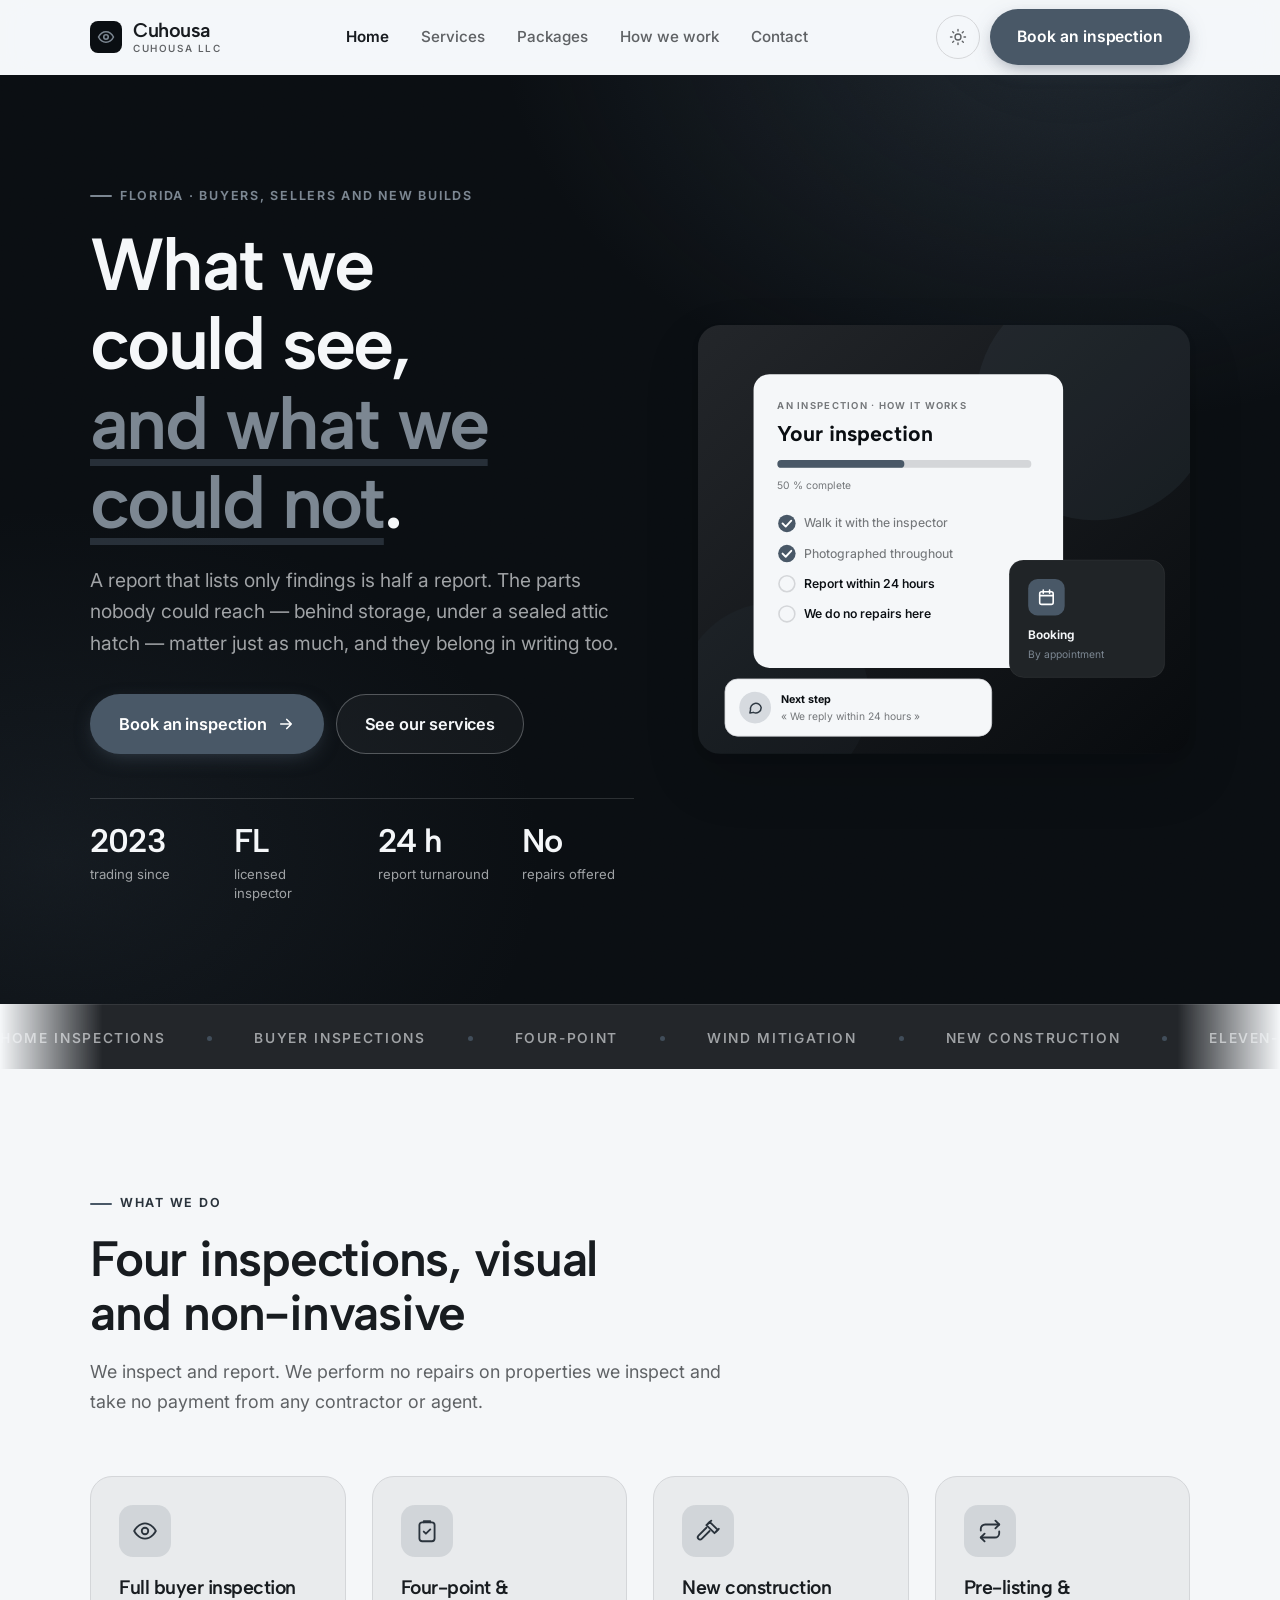
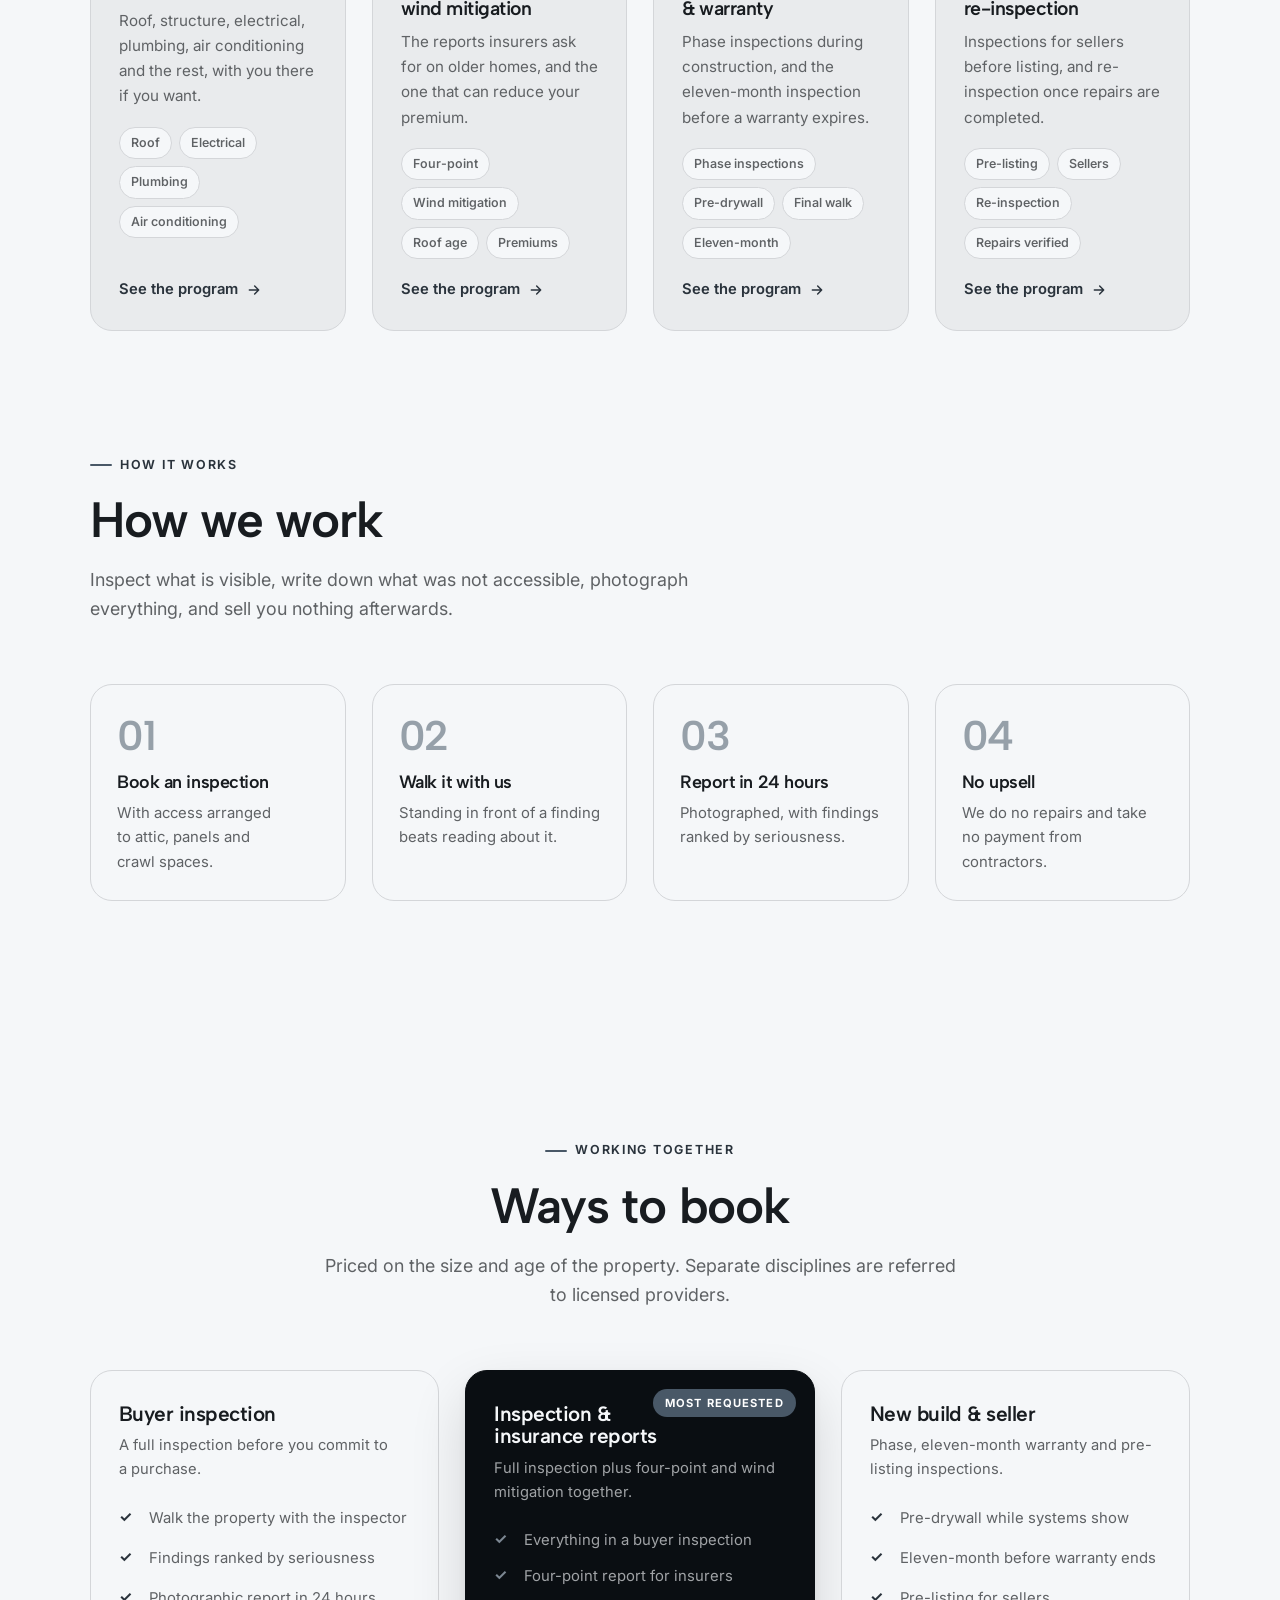
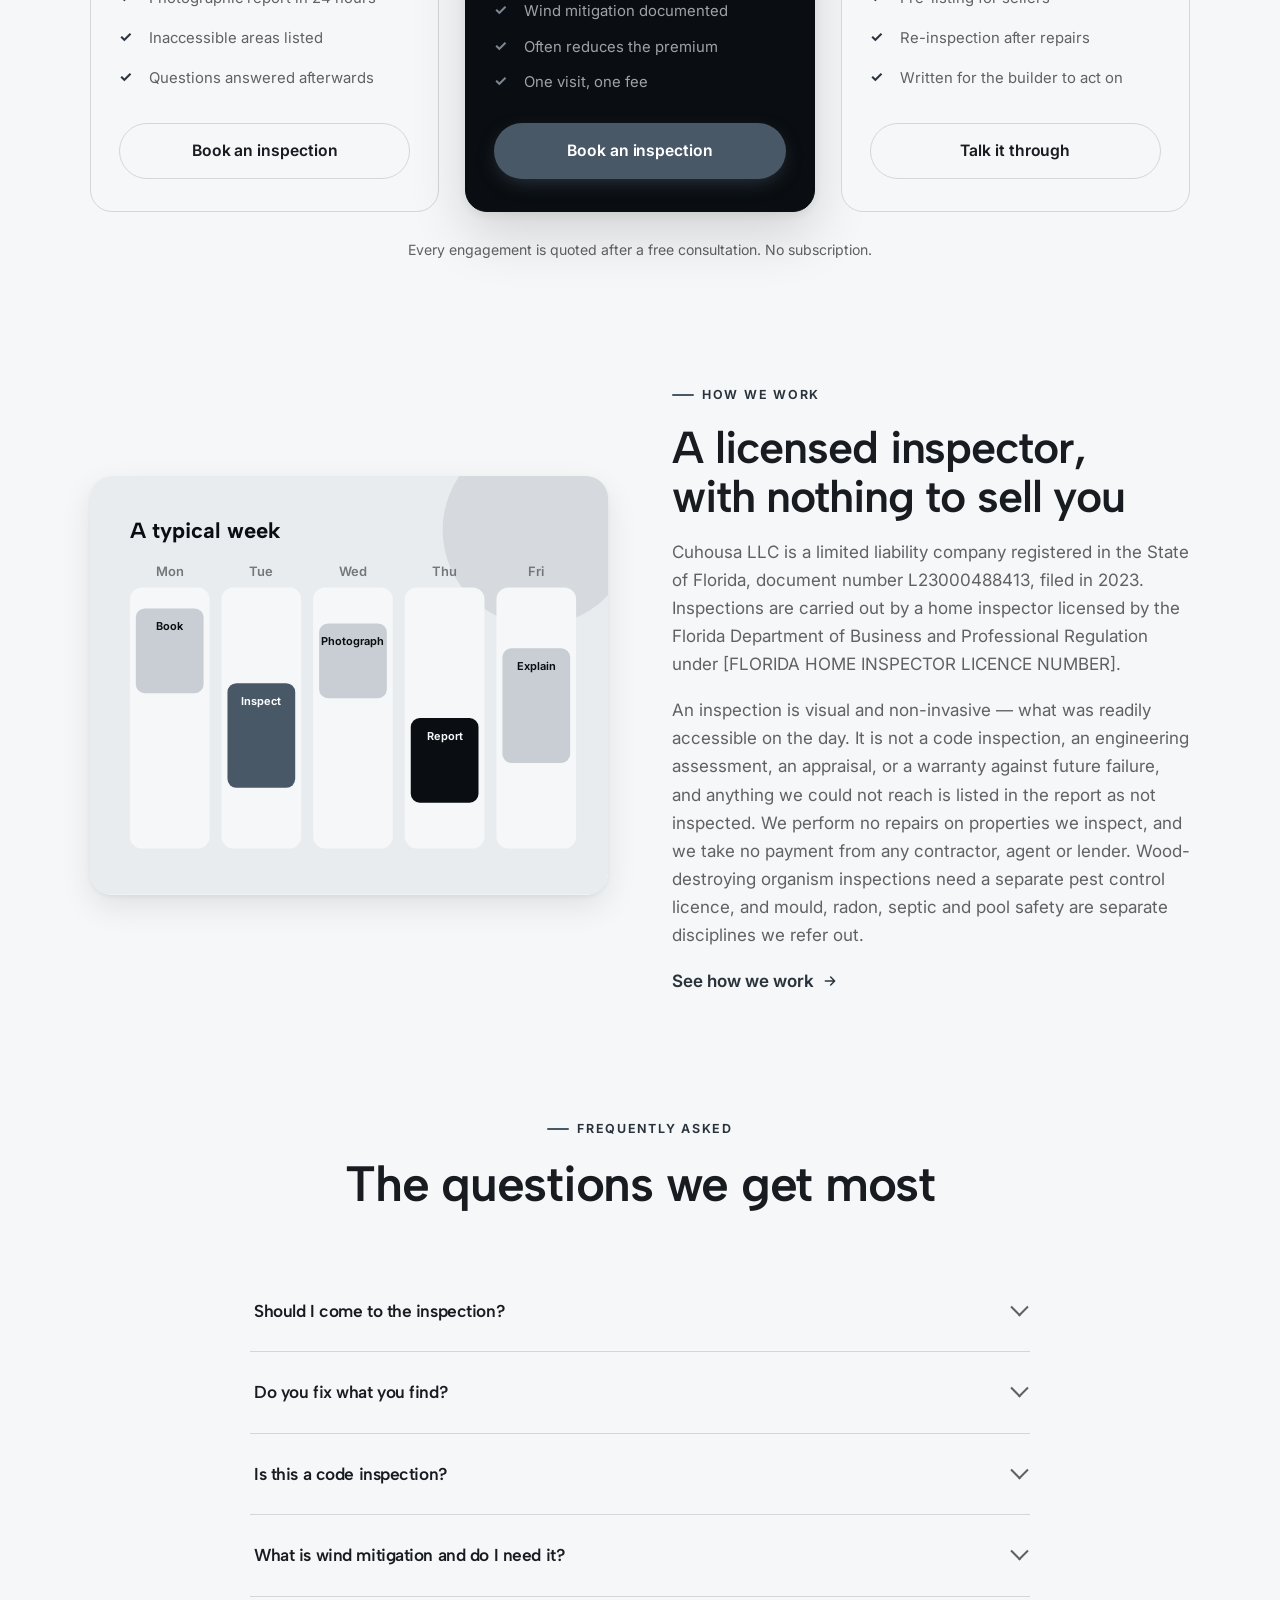
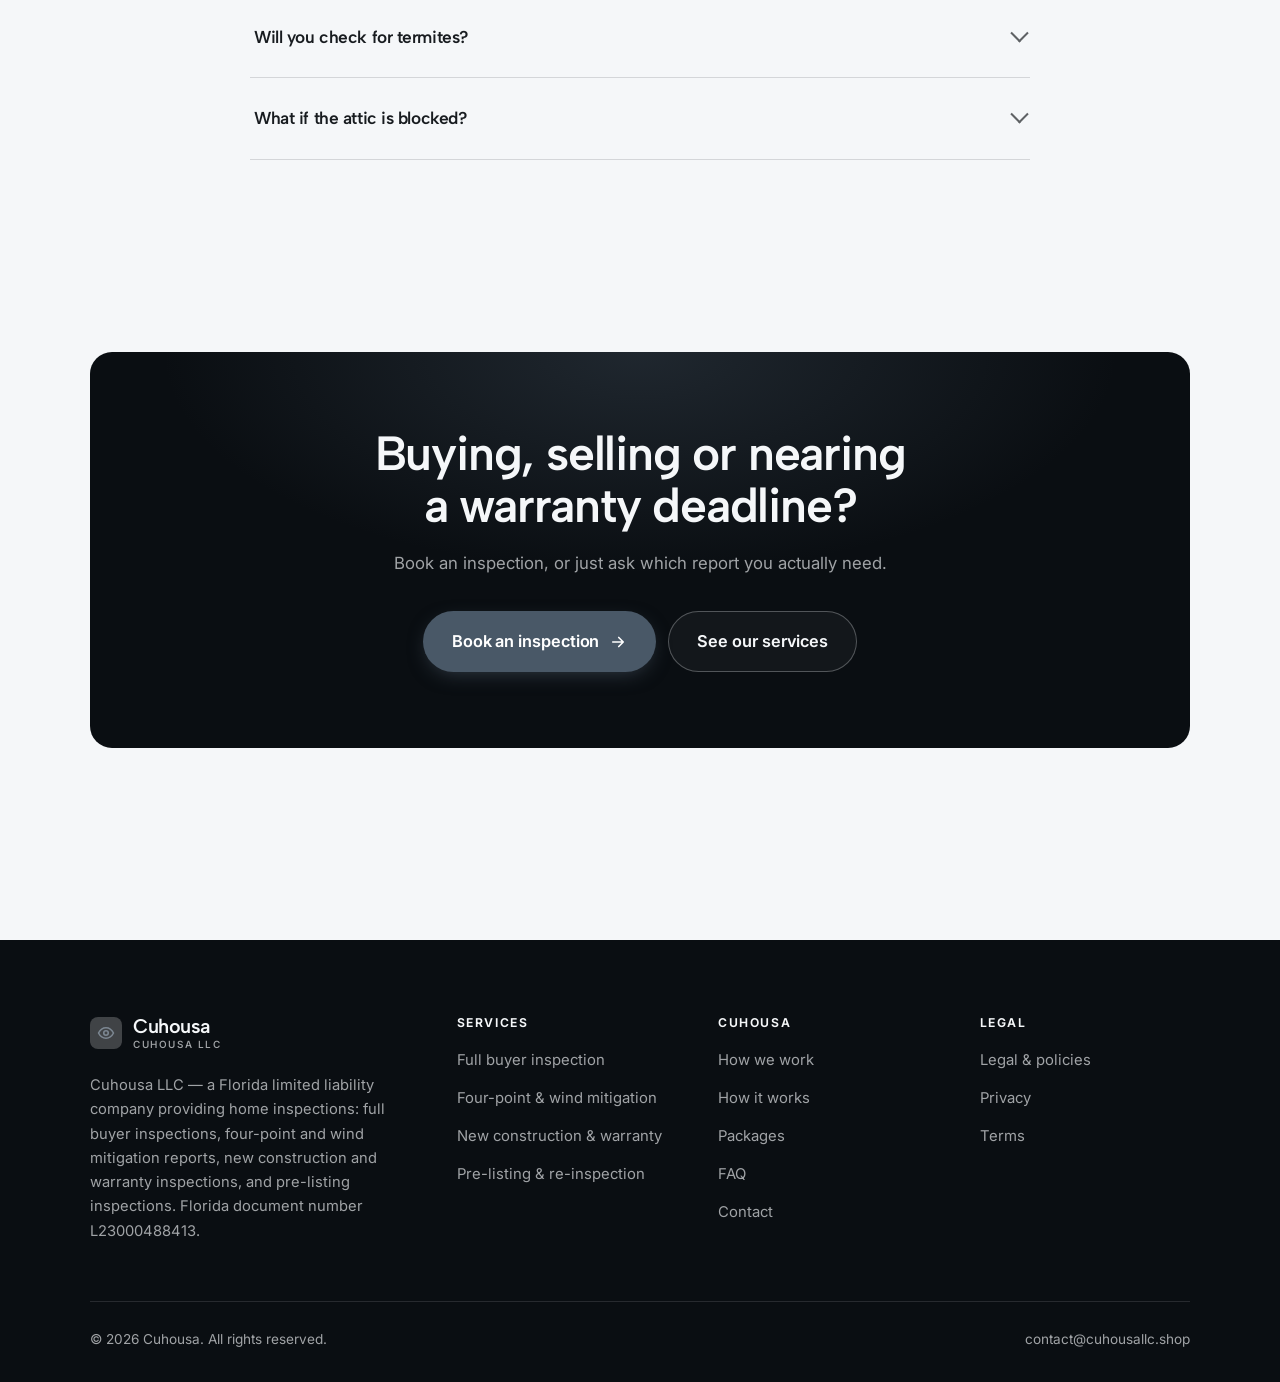
<file: index.html>
<!DOCTYPE html>
<html lang="en" class="no-js">
<head>
<meta charset="utf-8">
<meta name="viewport" content="width=device-width, initial-scale=1">
<title>Cuhousa LLC — home inspections in Florida</title>
<meta name="description" content="Cuhousa LLC, a Florida home inspection company: full buyer inspections, four-point and wind mitigation reports for insurance, new construction and warranty inspections.">
<link rel="canonical" href="https://cuhousallc.shop/">

<meta property="og:type" content="website">
<meta property="og:url" content="https://cuhousallc.shop/">
<meta property="og:site_name" content="Cuhousa">
<meta property="og:locale" content="en_US">
<meta property="og:title" content="Cuhousa LLC — home inspections in Florida">
<meta property="og:description" content="Cuhousa LLC, a Florida home inspection company: full buyer inspections, four-point and wind mitigation reports for insurance, new construction and warranty inspections.">
<meta name="theme-color" content="#0a0e12">

<link rel="icon" href="assets/img/favicon.svg" type="image/svg+xml">
<link rel="preconnect" href="https://fonts.googleapis.com">
<link rel="preconnect" href="https://fonts.gstatic.com" crossorigin>
<link rel="stylesheet" href="https://fonts.googleapis.com/css2?family=Albert+Sans:wght@400..700&family=Inter:wght@400..700&display=swap">
<link rel="stylesheet" href="assets/css/style.css">

<!-- Thème appliqué avant le premier rendu (évite le flash) -->
<script>
document.documentElement.classList.remove('no-js');
(function(){try{var t=localStorage.getItem('site-theme');if(t){document.documentElement.setAttribute('data-theme',t);}}catch(e){}})();
</script>
<script type="application/ld+json">
{
  "@context": "https://schema.org",
  "@type": "Organization",
  "name": "Cuhousa",
  "url": "https://cuhousallc.shop/",
  "email": "contact@cuhousallc.shop",
  "description": "Cuhousa LLC, a Florida home inspection company: full buyer inspections, four-point and wind mitigation reports for insurance, new construction and warranty inspections.",
  "areaServed": "US",
  "knowsLanguage": "en"
}
</script>
</head>

<body>
<a class="skip-link" href="#main">Skip to main content</a>

<header class="site-header">
  <nav class="wrap nav" aria-label="Main navigation">
    <a class="brand" href="index.html">
      <svg class="brand__mark" viewBox="0 0 64 64" aria-hidden="true">
        <rect class="bm-bg" width="64" height="64" rx="16"/>
        <g class="bm-ic" transform="translate(14 14) scale(1.5)" fill="none" stroke-width="2.1" stroke-linecap="round" stroke-linejoin="round"><path d="M2 12s3.6-7 10-7 10 7 10 7-3.6 7-10 7S2 12 2 12z"/><circle cx="12" cy="12" r="3"/></g>
      </svg>
      <span>Cuhousa<span class="brand__sub">Cuhousa LLC</span></span>
    </a>

    <ul class="nav__links" id="nav-links">
      <li><a href="index.html" aria-current="page">Home</a></li>
      <li><a href="programs.html">Services</a></li>
      <li><a href="index.html#pricing">Packages</a></li>
      <li><a href="about.html">How we work</a></li>
      <li><a href="contact.html">Contact</a></li>
      <li><a class="btn btn--primary" href="contact.html">Book an inspection</a></li>
    </ul>

    <div class="nav__cta">
      <button class="theme-toggle" type="button" aria-label="Switch to dark theme">
        <svg class="icon-sun" viewBox="0 0 24 24" fill="none" stroke="currentColor" stroke-width="1.8" stroke-linecap="round" aria-hidden="true"><circle cx="12" cy="12" r="4"/><path d="M12 2v2m0 16v2M2 12h2m16 0h2M4.9 4.9l1.4 1.4m11.4 11.4 1.4 1.4M19.1 4.9l-1.4 1.4M6.3 17.7l-1.4 1.4"/></svg>
        <svg class="icon-moon" viewBox="0 0 24 24" fill="none" stroke="currentColor" stroke-width="1.8" stroke-linecap="round" stroke-linejoin="round" aria-hidden="true"><path d="M21 12.8A9 9 0 1 1 11.2 3a7 7 0 0 0 9.8 9.8z"/></svg>
      </button>
      <a class="btn btn--primary" href="contact.html">Book an inspection</a>
      <button class="nav__toggle" type="button" aria-expanded="false" aria-controls="nav-links" aria-label="Open menu">
        <svg class="icon-open" viewBox="0 0 24 24" fill="none" stroke="currentColor" stroke-width="2" stroke-linecap="round" aria-hidden="true"><path d="M3 6h18M3 12h18M3 18h18"/></svg>
        <svg class="icon-close" viewBox="0 0 24 24" fill="none" stroke="currentColor" stroke-width="2" stroke-linecap="round" aria-hidden="true"><path d="M6 6l12 12M18 6L6 18"/></svg>
      </button>
    </div>
  </nav>
</header>

<main id="main">

<section class="hero">
  <div class="wrap hero__inner">
    <div>
      <span class="eyebrow hero__eyebrow">Florida · Buyers, sellers and new builds</span>
      <h1>What we could see,<br> <em>and what we could not</em>.</h1>
      <p class="hero__lede">A report that lists only findings is half a report. The parts nobody could reach — behind storage, under a sealed attic hatch — matter just as much, and they belong in writing too.</p>

      <div class="hero__actions">
        <a class="btn btn--primary btn--lg" href="contact.html">Book an inspection <svg viewBox="0 0 24 24" fill="none" stroke="currentColor" stroke-width="2.2" stroke-linecap="round" stroke-linejoin="round" aria-hidden="true"><path d="M5 12h14M13 6l6 6-6 6"/></svg></a>
        <a class="btn btn--on-dark btn--lg" href="programs.html">See our services</a>
      </div>

      <ul class="hero__proof">
        <li><span class="stat__num">2023</span><span class="stat__label">trading since</span></li>
        <li><span class="stat__num">FL</span><span class="stat__label">licensed inspector</span></li>
        <li><span class="stat__num">24 h</span><span class="stat__label">report turnaround</span></li>
        <li><span class="stat__num">No</span><span class="stat__label">repairs offered</span></li>
      </ul>
    </div>

    <div class="hero__art">
      <svg viewBox="0 0 620 540" role="img" aria-label="How an inspection with Cuhousa works, from walking the property to the report.">
        <defs>
          <linearGradient id="hbg" x1="0" y1="0" x2="1" y2="1">
            <stop offset="0" stop-color="#23262a"/><stop offset="1" stop-color="#080b0e"/>
          </linearGradient>
        </defs>
        <rect width="620" height="540" rx="22" fill="url(#hbg)"/>
        <circle cx="500" cy="96" r="150" fill="#495867" opacity=".16"/>
        <circle cx="96" cy="470" r="120" fill="#495867" opacity=".08"/>

        <g style="font-family: var(--font-body)">
          <!-- Carte programme -->
          <rect x="70" y="62" width="390" height="370" rx="20" fill="#f5f7f9"/>
          <text x="100" y="106" font-size="12" font-weight="650" letter-spacing="1.6" fill="#74777a">AN INSPECTION · HOW IT WORKS</text>
          <text x="100" y="146" font-size="27" font-weight="700" fill="#0a0e12" style="font-family: var(--font-display)">Your inspection</text>
          <rect x="100" y="170" width="320" height="10" rx="5" fill="#d4d6d9"/>
          <rect x="100" y="170" width="160" height="10" rx="5" fill="#495867"/>
          <text x="100" y="206" font-size="13" fill="#74777a">50 % complete</text>
          <circle cx="112" cy="250" r="11" fill="#495867"/><path d="M106.5 250l4 4 7-7.5" fill="none" stroke="#ffffff" stroke-width="2.4" stroke-linecap="round" stroke-linejoin="round"/><text x="134" y="255" font-size="15.5" fill="#74777a" font-weight="450">Walk it with the inspector</text>
          <circle cx="112" cy="288" r="11" fill="#495867"/><path d="M106.5 288l4 4 7-7.5" fill="none" stroke="#ffffff" stroke-width="2.4" stroke-linecap="round" stroke-linejoin="round"/><text x="134" y="293" font-size="15.5" fill="#74777a" font-weight="450">Photographed throughout</text>
          <circle cx="112" cy="326" r="10" fill="none" stroke="#d4d6d9" stroke-width="2"/><text x="134" y="331" font-size="15.5" fill="#0a0e12" font-weight="560">Report within 24 hours</text>
          <circle cx="112" cy="364" r="10" fill="none" stroke="#d4d6d9" stroke-width="2"/><text x="134" y="369" font-size="15.5" fill="#0a0e12" font-weight="560">We do no repairs here</text>

          <!-- Carte séance -->
          <rect x="392" y="296" width="196" height="148" rx="18" fill="#202427" stroke="#ffffff" stroke-opacity=".08"/>
          <rect x="416" y="320" width="46" height="46" rx="12" fill="#495867"/>
          <g transform="translate(427 331)" fill="none" stroke="#ffffff" color="#ffffff" stroke-width="2" stroke-linecap="round" stroke-linejoin="round"><rect x="3.5" y="5" width="17" height="16" rx="2.5"/><path d="M8 3v4M16 3v4M3.5 10h17"/></g>
          <text x="416" y="396" font-size="15" font-weight="650" fill="#f5f7f9">Booking</text>
          <text x="416" y="420" font-size="13" fill="#7c8792">By appointment</text>

          <!-- Retour du coach -->
          <rect x="34" y="446" width="336" height="72" rx="16" fill="#f5f7f9" stroke="#d4d6d9"/>
          <circle cx="72" cy="482" r="20" fill="#d6dadf"/>
          <g transform="translate(62 472) scale(.84)" fill="none" stroke="#2f3943" stroke-width="2.2" stroke-linecap="round" stroke-linejoin="round"><path d="M21 12a8 8 0 0 1-11.6 7.1L4 20l1-4.6A8 8 0 1 1 21 12z"/></g>
          <text x="104" y="476" font-size="13.5" font-weight="700" fill="#0a0e12">Next step</text>
          <text x="104" y="498" font-size="13" fill="#74777a">« We reply within 24 hours »</text>
        </g>
      </svg>
    </div>
  </div>
</section>

<div class="marquee" aria-hidden="true">
  <div class="marquee__track"><span>Home inspections</span><span>Buyer inspections</span><span>Four-point</span><span>Wind mitigation</span><span>New construction</span><span>Eleven-month warranty</span><span>Pre-listing</span><span>Photographic reports</span><span>Licensed</span><span>Non-invasive</span><span>Home inspections</span><span>Buyer inspections</span><span>Four-point</span><span>Wind mitigation</span><span>New construction</span><span>Eleven-month warranty</span><span>Pre-listing</span><span>Photographic reports</span><span>Licensed</span><span>Non-invasive</span></div>
</div>

<section class="section wrap" id="programs">
  <div class="section-head reveal">
    <span class="eyebrow">What we do</span>
    <h2>Four inspections, visual and non-invasive</h2>
    <p>We inspect and report. We perform no repairs on properties we inspect and take no payment from any contractor or agent.</p>
  </div>
  <div class="grid grid--4 reveal-group">
    <a class="card" href="programs.html#buyer">
      <div class="card__icon"><svg viewBox="0 0 24 24" fill="none" stroke="currentColor" stroke-width="1.7" stroke-linecap="round" stroke-linejoin="round" aria-hidden="true"><path d="M2 12s3.6-7 10-7 10 7 10 7-3.6 7-10 7S2 12 2 12z"/><circle cx="12" cy="12" r="3"/></svg></div>
      <h3>Full buyer inspection</h3>
      <p>Roof, structure, electrical, plumbing, air conditioning and the rest, with you there if you want.</p>
      <ul class="tags"><li>Roof</li><li>Electrical</li><li>Plumbing</li><li>Air conditioning</li></ul>
      <span class="arrow-link">See the program <svg viewBox="0 0 24 24" fill="none" stroke="currentColor" stroke-width="2.2" stroke-linecap="round" stroke-linejoin="round" aria-hidden="true"><path d="M5 12h14M13 6l6 6-6 6"/></svg></span>
    </a>
    <a class="card" href="programs.html#insurance">
      <div class="card__icon"><svg viewBox="0 0 24 24" fill="none" stroke="currentColor" stroke-width="1.7" stroke-linecap="round" stroke-linejoin="round" aria-hidden="true"><rect x="5" y="4" width="14" height="17.5" rx="2.5"/><path d="M9 4V3h6v1M9 12.5l2 2 4-4"/></svg></div>
      <h3>Four-point &amp; wind mitigation</h3>
      <p>The reports insurers ask for on older homes, and the one that can reduce your premium.</p>
      <ul class="tags"><li>Four-point</li><li>Wind mitigation</li><li>Roof age</li><li>Premiums</li></ul>
      <span class="arrow-link">See the program <svg viewBox="0 0 24 24" fill="none" stroke="currentColor" stroke-width="2.2" stroke-linecap="round" stroke-linejoin="round" aria-hidden="true"><path d="M5 12h14M13 6l6 6-6 6"/></svg></span>
    </a>
    <a class="card" href="programs.html#newbuild">
      <div class="card__icon"><svg viewBox="0 0 24 24" fill="none" stroke="currentColor" stroke-width="1.7" stroke-linecap="round" stroke-linejoin="round" aria-hidden="true"><path d="M13.5 3.5 21 11l-3 3-7.5-7.5z"/><path d="M10.5 9 3.2 16.3a2.1 2.1 0 0 0 3 3L13.5 12"/><path d="M15 2.5 12 5.5M19.5 12.5 22 10"/></svg></div>
      <h3>New construction &amp; warranty</h3>
      <p>Phase inspections during construction, and the eleven-month inspection before a warranty expires.</p>
      <ul class="tags"><li>Phase inspections</li><li>Pre-drywall</li><li>Final walk</li><li>Eleven-month</li></ul>
      <span class="arrow-link">See the program <svg viewBox="0 0 24 24" fill="none" stroke="currentColor" stroke-width="2.2" stroke-linecap="round" stroke-linejoin="round" aria-hidden="true"><path d="M5 12h14M13 6l6 6-6 6"/></svg></span>
    </a>
    <a class="card" href="programs.html#seller">
      <div class="card__icon"><svg viewBox="0 0 24 24" fill="none" stroke="currentColor" stroke-width="1.7" stroke-linecap="round" stroke-linejoin="round" aria-hidden="true"><path d="M17 2.5l3.5 3.5L17 9.5"/><path d="M3.5 11.5V10A4 4 0 0 1 7.5 6h13M7 21.5 3.5 18 7 14.5"/><path d="M20.5 12.5V14a4 4 0 0 1-4 4h-13"/></svg></div>
      <h3>Pre-listing &amp; re-inspection</h3>
      <p>Inspections for sellers before listing, and re-inspection once repairs are completed.</p>
      <ul class="tags"><li>Pre-listing</li><li>Sellers</li><li>Re-inspection</li><li>Repairs verified</li></ul>
      <span class="arrow-link">See the program <svg viewBox="0 0 24 24" fill="none" stroke="currentColor" stroke-width="2.2" stroke-linecap="round" stroke-linejoin="round" aria-hidden="true"><path d="M5 12h14M13 6l6 6-6 6"/></svg></span>
    </a>
  </div>
</section>

<section class="section section--flush wrap" id="how-it-works">
  <div class="section-head reveal">
    <span class="eyebrow">How it works</span>
    <h2>How we work</h2>
    <p>Inspect what is visible, write down what was not accessible, photograph everything, and sell you nothing afterwards.</p>
  </div>
  <div class="grid grid--4 steps reveal-group">
    <article class="step">
      <h3>Book an inspection</h3>
      <p>With access arranged to attic, panels and crawl spaces.</p>
    </article>
    <article class="step">
      <h3>Walk it with us</h3>
      <p>Standing in front of a finding beats reading about it.</p>
    </article>
    <article class="step">
      <h3>Report in 24 hours</h3>
      <p>Photographed, with findings ranked by seriousness.</p>
    </article>
    <article class="step">
      <h3>No upsell</h3>
      <p>We do no repairs and take no payment from contractors.</p>
    </article>
  </div>
</section>

<section class="section wrap" id="pricing">
  <div class="section-head section-head--center reveal">
    <span class="eyebrow">Working together</span>
    <h2>Ways to book</h2>
    <p>Priced on the size and age of the property. Separate disciplines are referred to licensed providers.</p>
  </div>
  <div class="grid grid--3 plans reveal-group">
    <article class="plan">
      
      <h3>Buyer inspection</h3>
      <p class="plan__desc">A full inspection before you commit to a purchase.</p>
      
      <ul class="plan__features">
        <li>Walk the property with the inspector</li>
        <li>Findings ranked by seriousness</li>
        <li>Photographic report in 24 hours</li>
        <li>Inaccessible areas listed</li>
        <li>Questions answered afterwards</li>
      </ul>
      <a class="btn btn--ghost btn--block" href="contact.html">Book an inspection</a>
    </article>
    <article class="plan plan--featured">
      <span class="plan__tag">Most requested</span>
      <h3>Inspection &amp; insurance reports</h3>
      <p class="plan__desc">Full inspection plus four-point and wind mitigation together.</p>
      
      <ul class="plan__features">
        <li>Everything in a buyer inspection</li>
        <li>Four-point report for insurers</li>
        <li>Wind mitigation documented</li>
        <li>Often reduces the premium</li>
        <li>One visit, one fee</li>
      </ul>
      <a class="btn btn--primary btn--block" href="contact.html">Book an inspection</a>
    </article>
    <article class="plan">
      
      <h3>New build &amp; seller</h3>
      <p class="plan__desc">Phase, eleven-month warranty and pre-listing inspections.</p>
      
      <ul class="plan__features">
        <li>Pre-drywall while systems show</li>
        <li>Eleven-month before warranty ends</li>
        <li>Pre-listing for sellers</li>
        <li>Re-inspection after repairs</li>
        <li>Written for the builder to act on</li>
      </ul>
      <a class="btn btn--ghost btn--block" href="contact.html">Talk it through</a>
    </article>
  </div>
  <p class="plans-note">Every engagement is quoted after a free consultation. No subscription.</p>
</section>

<section class="section section--flush wrap">
  <div class="split reveal">
    <div class="split__art">
      <svg viewBox="0 0 520 420" role="img" aria-label="Example of a typical week: Book, Inspect, Photograph, Report, Explain.">
        <rect width="520" height="420" rx="20" fill="#e9ecef"/>
        <circle cx="450" cy="54" r="96" fill="#495867" opacity=".12"/>
        <g style="font-family: var(--font-body)">
        <text x="40" y="62" font-size="22" font-weight="700" fill="#0a0e12" style="font-family: var(--font-display)">A typical week</text>
        <text x="80" y="100" text-anchor="middle" font-size="13" font-weight="600" fill="#74777a">Mon</text>
        <rect x="40" y="112" width="80" height="262" rx="12" fill="#f5f7f9"/>
        <rect x="46" y="133" width="68" height="85" rx="9" fill="#c8ced3"/>
        <text x="80" y="155" text-anchor="middle" font-size="11" font-weight="650" fill="#0a0e12">Book</text>
        <text x="172" y="100" text-anchor="middle" font-size="13" font-weight="600" fill="#74777a">Tue</text>
        <rect x="132" y="112" width="80" height="262" rx="12" fill="#f5f7f9"/>
        <rect x="138" y="208" width="68" height="105" rx="9" fill="#495867"/>
        <text x="172" y="230" text-anchor="middle" font-size="11" font-weight="650" fill="#ffffff">Inspect</text>
        <text x="264" y="100" text-anchor="middle" font-size="13" font-weight="600" fill="#74777a">Wed</text>
        <rect x="224" y="112" width="80" height="262" rx="12" fill="#f5f7f9"/>
        <rect x="230" y="148" width="68" height="75" rx="9" fill="#c8ced3"/>
        <text x="264" y="170" text-anchor="middle" font-size="11" font-weight="650" fill="#0a0e12">Photograph</text>
        <text x="356" y="100" text-anchor="middle" font-size="13" font-weight="600" fill="#74777a">Thu</text>
        <rect x="316" y="112" width="80" height="262" rx="12" fill="#f5f7f9"/>
        <rect x="322" y="243" width="68" height="85" rx="9" fill="#0a0e12"/>
        <text x="356" y="265" text-anchor="middle" font-size="11" font-weight="650" fill="#f5f7f9">Report</text>
        <text x="448" y="100" text-anchor="middle" font-size="13" font-weight="600" fill="#74777a">Fri</text>
        <rect x="408" y="112" width="80" height="262" rx="12" fill="#f5f7f9"/>
        <rect x="414" y="173" width="68" height="115" rx="9" fill="#c8ced3"/>
        <text x="448" y="195" text-anchor="middle" font-size="11" font-weight="650" fill="#0a0e12">Explain</text>
        </g>
      </svg>
    </div>
    <div>
      <span class="eyebrow">How we work</span>
      <h2>A licensed inspector, with nothing to sell you</h2>
      <p>Cuhousa LLC is a limited liability company registered in the State of Florida, document number L23000488413, filed in 2023. Inspections are carried out by a home inspector licensed by the Florida Department of Business and Professional Regulation under [FLORIDA HOME INSPECTOR LICENCE NUMBER].</p>
      <p>An inspection is visual and non-invasive — what was readily accessible on the day. It is not a code inspection, an engineering assessment, an appraisal, or a warranty against future failure, and anything we could not reach is listed in the report as not inspected. We perform no repairs on properties we inspect, and we take no payment from any contractor, agent or lender. Wood-destroying organism inspections need a separate pest control licence, and mould, radon, septic and pool safety are separate disciplines we refer out.</p>
      <p><a class="arrow-link" href="about.html">See how we work <svg viewBox="0 0 24 24" fill="none" stroke="currentColor" stroke-width="2.2" stroke-linecap="round" stroke-linejoin="round" aria-hidden="true"><path d="M5 12h14M13 6l6 6-6 6"/></svg></a></p>
    </div>
  </div>
</section>

<section class="section section--flush wrap" id="faq">
  <div class="section-head section-head--center reveal">
    <span class="eyebrow">Frequently asked</span>
    <h2>The questions we get most</h2>
  </div>
  <div class="faq reveal">
    <details>
      <summary>Should I come to the inspection?</summary>
      <p>Yes, if you can. Standing in front of a finding while someone explains whether it is urgent is worth far more than reading about it later.</p>
    </details>
    <details>
      <summary>Do you fix what you find?</summary>
      <p>No, and we will not recommend a particular contractor either. An inspector who also sells repairs has an interest in what the report says, and that is exactly what you are paying to avoid.</p>
    </details>
    <details>
      <summary>Is this a code inspection?</summary>
      <p>No. Code compliance is a municipal function. We report on condition — what is there, what is failing and what is a safety concern.</p>
    </details>
    <details>
      <summary>What is wind mitigation and do I need it?</summary>
      <p>It documents how your roof is attached and shaped. It is not required, but it can reduce a Florida insurance premium meaningfully and many owners have never had one done.</p>
    </details>
    <details>
      <summary>Will you check for termites?</summary>
      <p>Not as part of a home inspection — wood-destroying organism inspection requires a separate pest control licence. We will refer you to a licensed provider.</p>
    </details>
    <details>
      <summary>What if the attic is blocked?</summary>
      <p>Then we cannot inspect it, and the report will say so plainly. Listing what was not accessible is as important as listing what was found.</p>
    </details>
  </div>
</section>

<section class="wrap section--tight">
  <div class="cta-band reveal">
    <h2>Buying, selling or nearing a warranty deadline?</h2>
    <p>Book an inspection, or just ask which report you actually need.</p>
    <div class="hero__actions">
      <a class="btn btn--primary btn--lg" href="contact.html">Book an inspection <svg viewBox="0 0 24 24" fill="none" stroke="currentColor" stroke-width="2.2" stroke-linecap="round" stroke-linejoin="round" aria-hidden="true"><path d="M5 12h14M13 6l6 6-6 6"/></svg></a>
      <a class="btn btn--on-dark btn--lg" href="programs.html">See our services</a>
    </div>
  </div>
</section>

</main>

<footer class="site-footer">
  <div class="wrap">
    <div class="footer__grid">
      <div class="footer__brand">
        <a class="brand" href="index.html">
          <svg class="brand__mark" viewBox="0 0 64 64" aria-hidden="true">
        <rect class="bm-bg" width="64" height="64" rx="16"/>
        <g class="bm-ic" transform="translate(14 14) scale(1.5)" fill="none" stroke-width="2.1" stroke-linecap="round" stroke-linejoin="round"><path d="M2 12s3.6-7 10-7 10 7 10 7-3.6 7-10 7S2 12 2 12z"/><circle cx="12" cy="12" r="3"/></g>
      </svg>
          <span>Cuhousa<span class="brand__sub">Cuhousa LLC</span></span>
        </a>
        <p>Cuhousa LLC — a Florida limited liability company providing home inspections: full buyer inspections, four-point and wind mitigation reports, new construction and warranty inspections, and pre-listing inspections. Florida document number L23000488413.</p>
      </div>

      <div class="footer__col">
        <h4>Services</h4>
        <ul>
          <li><a href="programs.html#buyer">Full buyer inspection</a></li>
          <li><a href="programs.html#insurance">Four-point &amp; wind mitigation</a></li>
          <li><a href="programs.html#newbuild">New construction &amp; warranty</a></li>
          <li><a href="programs.html#seller">Pre-listing &amp; re-inspection</a></li>
        </ul>
      </div>

      <div class="footer__col">
        <h4>Cuhousa</h4>
        <ul>
          <li><a href="about.html">How we work</a></li>
          <li><a href="index.html#how-it-works">How it works</a></li>
          <li><a href="index.html#pricing">Packages</a></li>
          <li><a href="index.html#faq">FAQ</a></li>
          <li><a href="contact.html">Contact</a></li>
        </ul>
      </div>

      <div class="footer__col">
        <h4>Legal</h4>
        <ul>
          <li><a href="legal.html">Legal &amp; policies</a></li>
          <li><a href="legal.html#privacy">Privacy</a></li>
          <li><a href="legal.html#terms">Terms</a></li>
        </ul>
      </div>
    </div>

    <div class="footer__bottom">
      <p>© <span data-year>2026</span> Cuhousa. All rights reserved.</p>
      <p><a href="mailto:contact@cuhousallc.shop">contact@cuhousallc.shop</a></p>
    </div>
  </div>
</footer>

<script src="assets/js/main.js" defer></script>
</body>
</html>
</file>
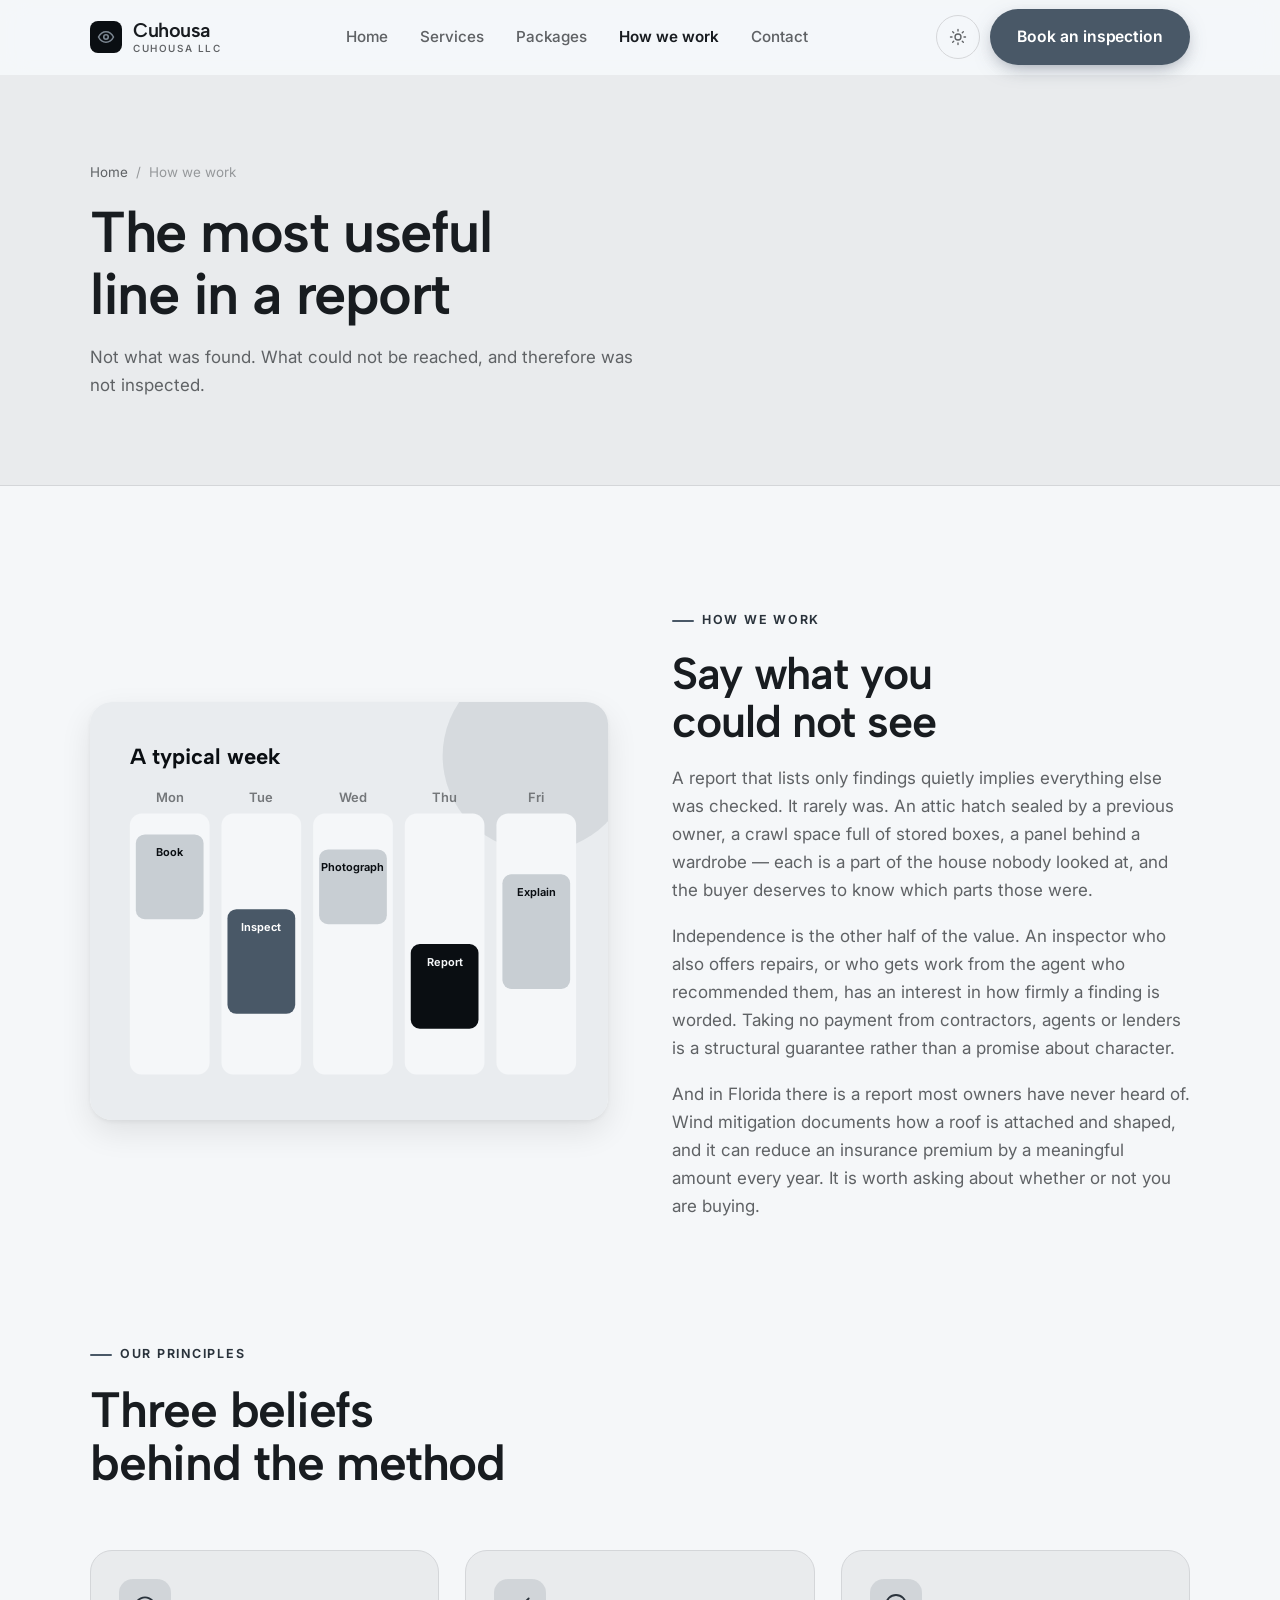
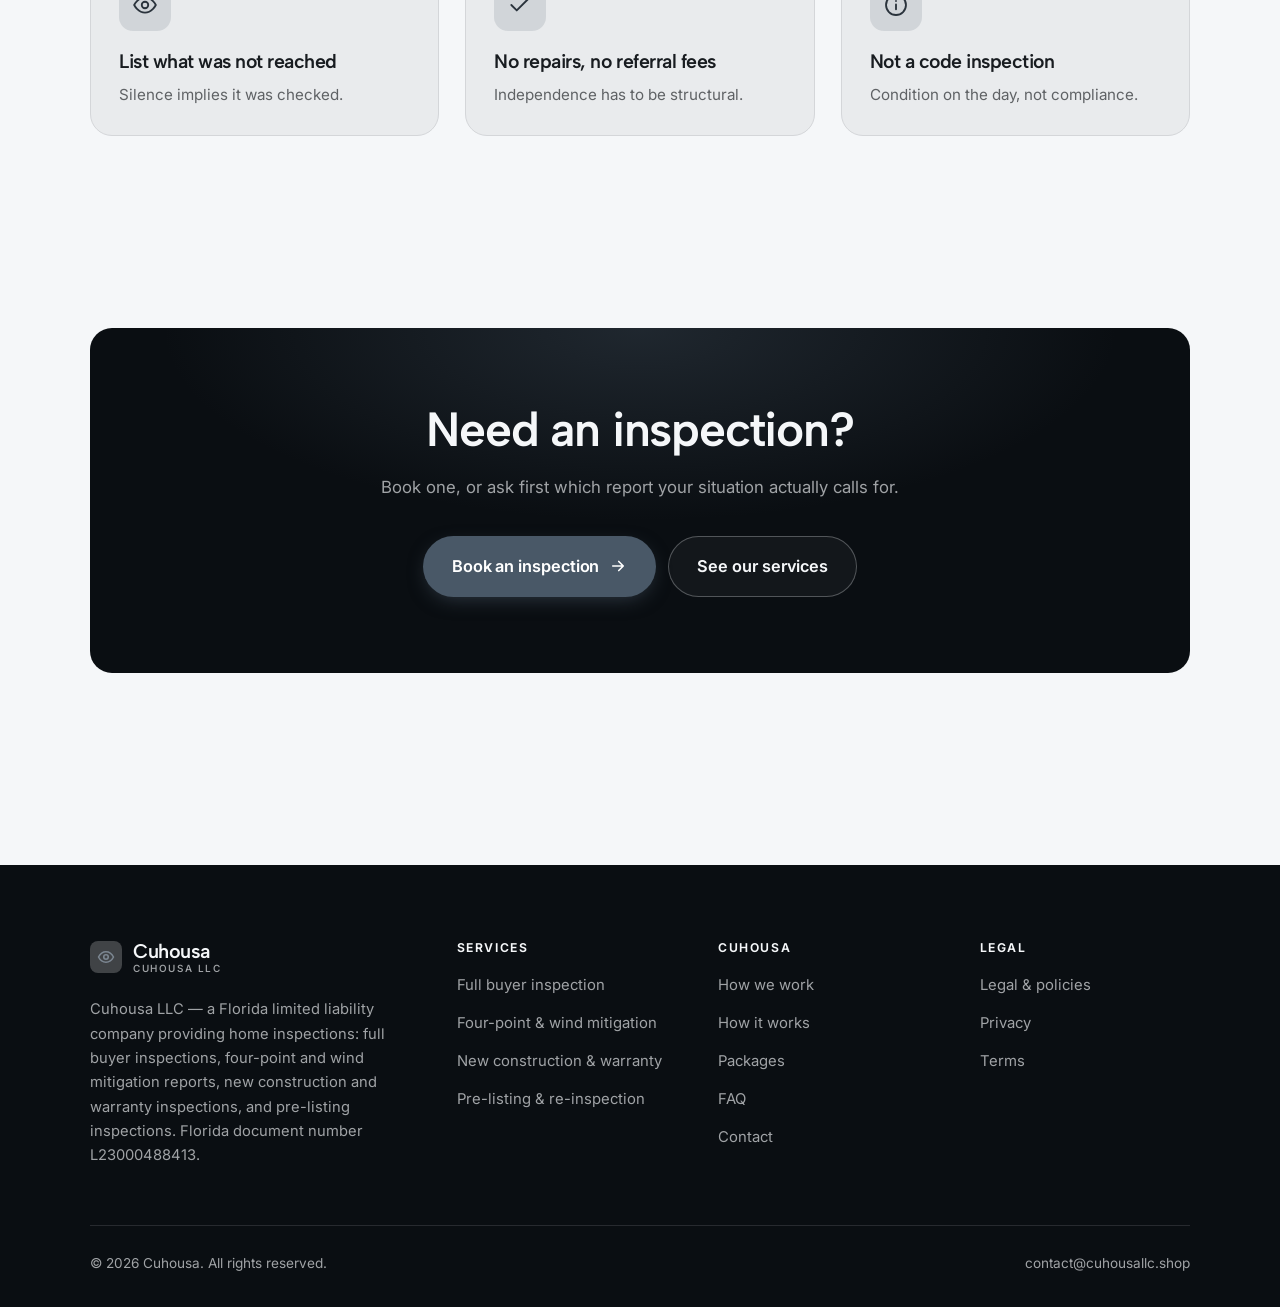
<file: about.html>
<!DOCTYPE html>
<html lang="en" class="no-js">
<head>
<meta charset="utf-8">
<meta name="viewport" content="width=device-width, initial-scale=1">
<title>How we work — Cuhousa</title>
<meta name="description" content="About Cuhousa LLC, a Florida home inspection company, document number L23000488413.">
<link rel="canonical" href="https://cuhousallc.shop/about.html">

<meta property="og:type" content="website">
<meta property="og:url" content="https://cuhousallc.shop/about.html">
<meta property="og:site_name" content="Cuhousa">
<meta property="og:locale" content="en_US">
<meta property="og:title" content="How we work — Cuhousa">
<meta property="og:description" content="About Cuhousa LLC, a Florida home inspection company, document number L23000488413.">
<meta name="theme-color" content="#0a0e12">

<link rel="icon" href="assets/img/favicon.svg" type="image/svg+xml">
<link rel="preconnect" href="https://fonts.googleapis.com">
<link rel="preconnect" href="https://fonts.gstatic.com" crossorigin>
<link rel="stylesheet" href="https://fonts.googleapis.com/css2?family=Albert+Sans:wght@400..700&family=Inter:wght@400..700&display=swap">
<link rel="stylesheet" href="assets/css/style.css">

<!-- Thème appliqué avant le premier rendu (évite le flash) -->
<script>
document.documentElement.classList.remove('no-js');
(function(){try{var t=localStorage.getItem('site-theme');if(t){document.documentElement.setAttribute('data-theme',t);}}catch(e){}})();
</script>
</head>

<body>
<a class="skip-link" href="#main">Skip to main content</a>

<header class="site-header">
  <nav class="wrap nav" aria-label="Main navigation">
    <a class="brand" href="index.html">
      <svg class="brand__mark" viewBox="0 0 64 64" aria-hidden="true">
        <rect class="bm-bg" width="64" height="64" rx="16"/>
        <g class="bm-ic" transform="translate(14 14) scale(1.5)" fill="none" stroke-width="2.1" stroke-linecap="round" stroke-linejoin="round"><path d="M2 12s3.6-7 10-7 10 7 10 7-3.6 7-10 7S2 12 2 12z"/><circle cx="12" cy="12" r="3"/></g>
      </svg>
      <span>Cuhousa<span class="brand__sub">Cuhousa LLC</span></span>
    </a>

    <ul class="nav__links" id="nav-links">
      <li><a href="index.html">Home</a></li>
      <li><a href="programs.html">Services</a></li>
      <li><a href="index.html#pricing">Packages</a></li>
      <li><a href="about.html" aria-current="page">How we work</a></li>
      <li><a href="contact.html">Contact</a></li>
      <li><a class="btn btn--primary" href="contact.html">Book an inspection</a></li>
    </ul>

    <div class="nav__cta">
      <button class="theme-toggle" type="button" aria-label="Switch to dark theme">
        <svg class="icon-sun" viewBox="0 0 24 24" fill="none" stroke="currentColor" stroke-width="1.8" stroke-linecap="round" aria-hidden="true"><circle cx="12" cy="12" r="4"/><path d="M12 2v2m0 16v2M2 12h2m16 0h2M4.9 4.9l1.4 1.4m11.4 11.4 1.4 1.4M19.1 4.9l-1.4 1.4M6.3 17.7l-1.4 1.4"/></svg>
        <svg class="icon-moon" viewBox="0 0 24 24" fill="none" stroke="currentColor" stroke-width="1.8" stroke-linecap="round" stroke-linejoin="round" aria-hidden="true"><path d="M21 12.8A9 9 0 1 1 11.2 3a7 7 0 0 0 9.8 9.8z"/></svg>
      </button>
      <a class="btn btn--primary" href="contact.html">Book an inspection</a>
      <button class="nav__toggle" type="button" aria-expanded="false" aria-controls="nav-links" aria-label="Open menu">
        <svg class="icon-open" viewBox="0 0 24 24" fill="none" stroke="currentColor" stroke-width="2" stroke-linecap="round" aria-hidden="true"><path d="M3 6h18M3 12h18M3 18h18"/></svg>
        <svg class="icon-close" viewBox="0 0 24 24" fill="none" stroke="currentColor" stroke-width="2" stroke-linecap="round" aria-hidden="true"><path d="M6 6l12 12M18 6L6 18"/></svg>
      </button>
    </div>
  </nav>
</header>

<main id="main">

<section class="page-head">
  <div class="wrap">
    <nav class="breadcrumb" aria-label="Breadcrumb">
      <a href="index.html">Home</a><span>/</span><span aria-current="page">How we work</span>
    </nav>
    <h1>The most useful line in a report</h1>
    <p>Not what was found. What could not be reached, and therefore was not inspected.</p>
  </div>
</section>

<section class="section wrap">
  <div class="split reveal">
    <div class="split__art">
      <svg viewBox="0 0 520 420" role="img" aria-label="Example of a typical week: Book, Inspect, Photograph, Report, Explain.">
        <rect width="520" height="420" rx="20" fill="#e9ecef"/>
        <circle cx="450" cy="54" r="96" fill="#495867" opacity=".12"/>
        <g style="font-family: var(--font-body)">
        <text x="40" y="62" font-size="22" font-weight="700" fill="#0a0e12" style="font-family: var(--font-display)">A typical week</text>
        <text x="80" y="100" text-anchor="middle" font-size="13" font-weight="600" fill="#74777a">Mon</text>
        <rect x="40" y="112" width="80" height="262" rx="12" fill="#f5f7f9"/>
        <rect x="46" y="133" width="68" height="85" rx="9" fill="#c8ced3"/>
        <text x="80" y="155" text-anchor="middle" font-size="11" font-weight="650" fill="#0a0e12">Book</text>
        <text x="172" y="100" text-anchor="middle" font-size="13" font-weight="600" fill="#74777a">Tue</text>
        <rect x="132" y="112" width="80" height="262" rx="12" fill="#f5f7f9"/>
        <rect x="138" y="208" width="68" height="105" rx="9" fill="#495867"/>
        <text x="172" y="230" text-anchor="middle" font-size="11" font-weight="650" fill="#ffffff">Inspect</text>
        <text x="264" y="100" text-anchor="middle" font-size="13" font-weight="600" fill="#74777a">Wed</text>
        <rect x="224" y="112" width="80" height="262" rx="12" fill="#f5f7f9"/>
        <rect x="230" y="148" width="68" height="75" rx="9" fill="#c8ced3"/>
        <text x="264" y="170" text-anchor="middle" font-size="11" font-weight="650" fill="#0a0e12">Photograph</text>
        <text x="356" y="100" text-anchor="middle" font-size="13" font-weight="600" fill="#74777a">Thu</text>
        <rect x="316" y="112" width="80" height="262" rx="12" fill="#f5f7f9"/>
        <rect x="322" y="243" width="68" height="85" rx="9" fill="#0a0e12"/>
        <text x="356" y="265" text-anchor="middle" font-size="11" font-weight="650" fill="#f5f7f9">Report</text>
        <text x="448" y="100" text-anchor="middle" font-size="13" font-weight="600" fill="#74777a">Fri</text>
        <rect x="408" y="112" width="80" height="262" rx="12" fill="#f5f7f9"/>
        <rect x="414" y="173" width="68" height="115" rx="9" fill="#c8ced3"/>
        <text x="448" y="195" text-anchor="middle" font-size="11" font-weight="650" fill="#0a0e12">Explain</text>
        </g>
      </svg>
    </div>
    <div>
      <span class="eyebrow">How we work</span>
      <h2>Say what you could not see</h2>
      <p>A report that lists only findings quietly implies everything else was checked. It rarely was. An attic hatch sealed by a previous owner, a crawl space full of stored boxes, a panel behind a wardrobe — each is a part of the house nobody looked at, and the buyer deserves to know which parts those were.</p>
      <p>Independence is the other half of the value. An inspector who also offers repairs, or who gets work from the agent who recommended them, has an interest in how firmly a finding is worded. Taking no payment from contractors, agents or lenders is a structural guarantee rather than a promise about character.</p>
      <p>And in Florida there is a report most owners have never heard of. Wind mitigation documents how a roof is attached and shaped, and it can reduce an insurance premium by a meaningful amount every year. It is worth asking about whether or not you are buying.</p>
      <!--
        TO DO: add a short introduction of the coach (name, real background),
        with a photo if possible. Do not invent credentials — see README.md.
      -->
    </div>
  </div>
</section>

<section class="section section--flush wrap">
  <div class="section-head reveal">
    <span class="eyebrow">Our principles</span>
    <h2>Three beliefs behind the method</h2>
  </div>
  <div class="grid grid--3 reveal-group">
    <article class="card">
      <div class="card__icon"><svg viewBox="0 0 24 24" fill="none" stroke="currentColor" stroke-width="1.7" stroke-linecap="round" stroke-linejoin="round" aria-hidden="true"><path d="M2 12s3.6-7 10-7 10 7 10 7-3.6 7-10 7S2 12 2 12z"/><circle cx="12" cy="12" r="3"/></svg></div>
      <h3>List what was not reached</h3>
      <p>Silence implies it was checked.</p>
    </article>
    <article class="card">
      <div class="card__icon"><svg viewBox="0 0 24 24" fill="none" stroke="currentColor" stroke-width="1.7" stroke-linecap="round" stroke-linejoin="round" aria-hidden="true"><path d="M20 6 9 17l-5-5"/></svg></div>
      <h3>No repairs, no referral fees</h3>
      <p>Independence has to be structural.</p>
    </article>
    <article class="card">
      <div class="card__icon"><svg viewBox="0 0 24 24" fill="none" stroke="currentColor" stroke-width="1.7" stroke-linecap="round" stroke-linejoin="round" aria-hidden="true"><circle cx="12" cy="12" r="9.2"/><path d="M12 16v-4.5M12 8.2v.1"/></svg></div>
      <h3>Not a code inspection</h3>
      <p>Condition on the day, not compliance.</p>
    </article>
  </div>
</section>

<section class="wrap section--tight">
  <div class="cta-band reveal">
    <h2>Need an inspection?</h2>
    <p>Book one, or ask first which report your situation actually calls for.</p>
    <div class="hero__actions">
      <a class="btn btn--primary btn--lg" href="contact.html">Book an inspection <svg viewBox="0 0 24 24" fill="none" stroke="currentColor" stroke-width="2.2" stroke-linecap="round" stroke-linejoin="round" aria-hidden="true"><path d="M5 12h14M13 6l6 6-6 6"/></svg></a>
      <a class="btn btn--on-dark btn--lg" href="programs.html">See our services</a>
    </div>
  </div>
</section>

</main>

<footer class="site-footer">
  <div class="wrap">
    <div class="footer__grid">
      <div class="footer__brand">
        <a class="brand" href="index.html">
          <svg class="brand__mark" viewBox="0 0 64 64" aria-hidden="true">
        <rect class="bm-bg" width="64" height="64" rx="16"/>
        <g class="bm-ic" transform="translate(14 14) scale(1.5)" fill="none" stroke-width="2.1" stroke-linecap="round" stroke-linejoin="round"><path d="M2 12s3.6-7 10-7 10 7 10 7-3.6 7-10 7S2 12 2 12z"/><circle cx="12" cy="12" r="3"/></g>
      </svg>
          <span>Cuhousa<span class="brand__sub">Cuhousa LLC</span></span>
        </a>
        <p>Cuhousa LLC — a Florida limited liability company providing home inspections: full buyer inspections, four-point and wind mitigation reports, new construction and warranty inspections, and pre-listing inspections. Florida document number L23000488413.</p>
      </div>

      <div class="footer__col">
        <h4>Services</h4>
        <ul>
          <li><a href="programs.html#buyer">Full buyer inspection</a></li>
          <li><a href="programs.html#insurance">Four-point &amp; wind mitigation</a></li>
          <li><a href="programs.html#newbuild">New construction &amp; warranty</a></li>
          <li><a href="programs.html#seller">Pre-listing &amp; re-inspection</a></li>
        </ul>
      </div>

      <div class="footer__col">
        <h4>Cuhousa</h4>
        <ul>
          <li><a href="about.html">How we work</a></li>
          <li><a href="index.html#how-it-works">How it works</a></li>
          <li><a href="index.html#pricing">Packages</a></li>
          <li><a href="index.html#faq">FAQ</a></li>
          <li><a href="contact.html">Contact</a></li>
        </ul>
      </div>

      <div class="footer__col">
        <h4>Legal</h4>
        <ul>
          <li><a href="legal.html">Legal &amp; policies</a></li>
          <li><a href="legal.html#privacy">Privacy</a></li>
          <li><a href="legal.html#terms">Terms</a></li>
        </ul>
      </div>
    </div>

    <div class="footer__bottom">
      <p>© <span data-year>2026</span> Cuhousa. All rights reserved.</p>
      <p><a href="mailto:contact@cuhousallc.shop">contact@cuhousallc.shop</a></p>
    </div>
  </div>
</footer>

<script src="assets/js/main.js" defer></script>
</body>
</html>
</file>
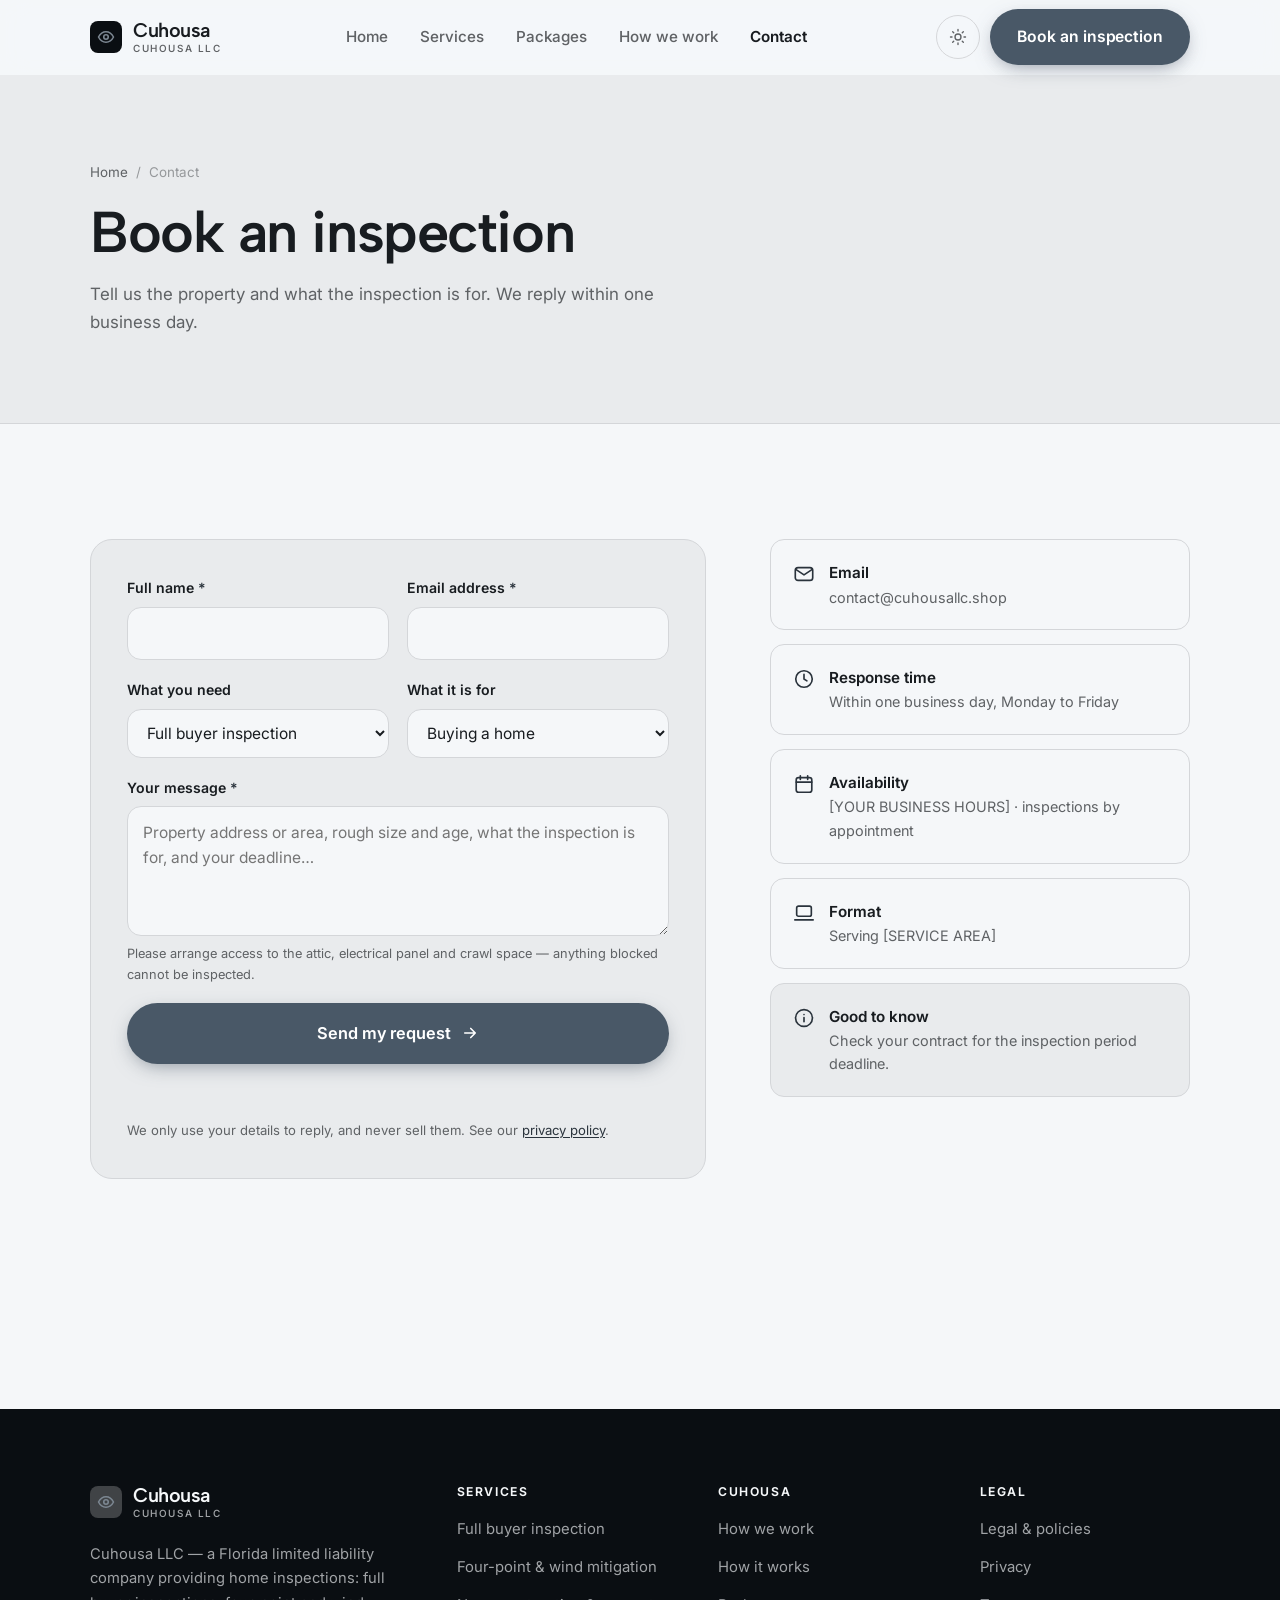
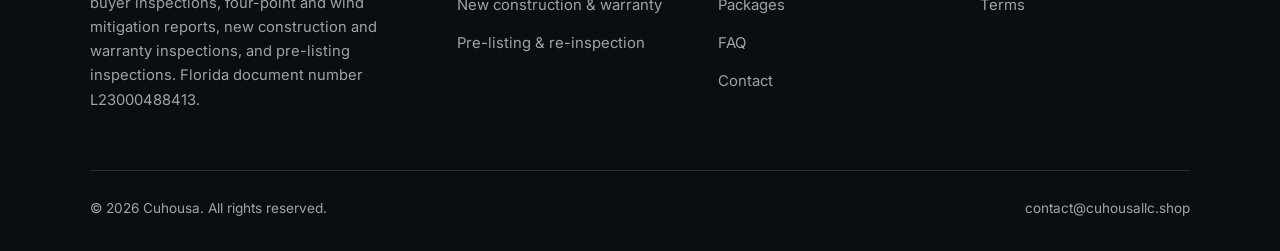
<file: contact.html>
<!DOCTYPE html>
<html lang="en" class="no-js">
<head>
<meta charset="utf-8">
<meta name="viewport" content="width=device-width, initial-scale=1">
<title>Contact — Cuhousa</title>
<meta name="description" content="Contact Cuhousa LLC to book a home inspection. We reply within one business day.">
<link rel="canonical" href="https://cuhousallc.shop/contact.html">

<meta property="og:type" content="website">
<meta property="og:url" content="https://cuhousallc.shop/contact.html">
<meta property="og:site_name" content="Cuhousa">
<meta property="og:locale" content="en_US">
<meta property="og:title" content="Contact — Cuhousa">
<meta property="og:description" content="Contact Cuhousa LLC to book a home inspection. We reply within one business day.">
<meta name="theme-color" content="#0a0e12">

<link rel="icon" href="assets/img/favicon.svg" type="image/svg+xml">
<link rel="preconnect" href="https://fonts.googleapis.com">
<link rel="preconnect" href="https://fonts.gstatic.com" crossorigin>
<link rel="stylesheet" href="https://fonts.googleapis.com/css2?family=Albert+Sans:wght@400..700&family=Inter:wght@400..700&display=swap">
<link rel="stylesheet" href="assets/css/style.css">

<!-- Thème appliqué avant le premier rendu (évite le flash) -->
<script>
document.documentElement.classList.remove('no-js');
(function(){try{var t=localStorage.getItem('site-theme');if(t){document.documentElement.setAttribute('data-theme',t);}}catch(e){}})();
</script>
</head>

<body>
<a class="skip-link" href="#main">Skip to main content</a>

<header class="site-header">
  <nav class="wrap nav" aria-label="Main navigation">
    <a class="brand" href="index.html">
      <svg class="brand__mark" viewBox="0 0 64 64" aria-hidden="true">
        <rect class="bm-bg" width="64" height="64" rx="16"/>
        <g class="bm-ic" transform="translate(14 14) scale(1.5)" fill="none" stroke-width="2.1" stroke-linecap="round" stroke-linejoin="round"><path d="M2 12s3.6-7 10-7 10 7 10 7-3.6 7-10 7S2 12 2 12z"/><circle cx="12" cy="12" r="3"/></g>
      </svg>
      <span>Cuhousa<span class="brand__sub">Cuhousa LLC</span></span>
    </a>

    <ul class="nav__links" id="nav-links">
      <li><a href="index.html">Home</a></li>
      <li><a href="programs.html">Services</a></li>
      <li><a href="index.html#pricing">Packages</a></li>
      <li><a href="about.html">How we work</a></li>
      <li><a href="contact.html" aria-current="page">Contact</a></li>
      <li><a class="btn btn--primary" href="contact.html">Book an inspection</a></li>
    </ul>

    <div class="nav__cta">
      <button class="theme-toggle" type="button" aria-label="Switch to dark theme">
        <svg class="icon-sun" viewBox="0 0 24 24" fill="none" stroke="currentColor" stroke-width="1.8" stroke-linecap="round" aria-hidden="true"><circle cx="12" cy="12" r="4"/><path d="M12 2v2m0 16v2M2 12h2m16 0h2M4.9 4.9l1.4 1.4m11.4 11.4 1.4 1.4M19.1 4.9l-1.4 1.4M6.3 17.7l-1.4 1.4"/></svg>
        <svg class="icon-moon" viewBox="0 0 24 24" fill="none" stroke="currentColor" stroke-width="1.8" stroke-linecap="round" stroke-linejoin="round" aria-hidden="true"><path d="M21 12.8A9 9 0 1 1 11.2 3a7 7 0 0 0 9.8 9.8z"/></svg>
      </button>
      <a class="btn btn--primary" href="contact.html">Book an inspection</a>
      <button class="nav__toggle" type="button" aria-expanded="false" aria-controls="nav-links" aria-label="Open menu">
        <svg class="icon-open" viewBox="0 0 24 24" fill="none" stroke="currentColor" stroke-width="2" stroke-linecap="round" aria-hidden="true"><path d="M3 6h18M3 12h18M3 18h18"/></svg>
        <svg class="icon-close" viewBox="0 0 24 24" fill="none" stroke="currentColor" stroke-width="2" stroke-linecap="round" aria-hidden="true"><path d="M6 6l12 12M18 6L6 18"/></svg>
      </button>
    </div>
  </nav>
</header>

<main id="main">

<section class="page-head">
  <div class="wrap">
    <nav class="breadcrumb" aria-label="Breadcrumb">
      <a href="index.html">Home</a><span>/</span><span aria-current="page">Contact</span>
    </nav>
    <h1>Book an inspection</h1>
    <p>Tell us the property and what the inspection is for. We reply within one business day.</p>
  </div>
</section>

<section class="section wrap">
  <div class="form-layout">

    <!--
      FORM: the action attribute holds a placeholder id. Create a free form at
      https://formspree.io and replace VOTRE_ID_FORMSPREE. Until then, the button
      opens the visitor's email app with a pre-filled message to contact@cuhousallc.shop.
    -->
    <form class="form" id="contact-form" action="https://formspree.io/f/VOTRE_ID_FORMSPREE" method="POST"
          data-email="contact@cuhousallc.shop" data-subject="Inspection booking"
          data-msg-mail="Your email app will open with the message ready to send." data-msg-sending="Sending…"
          data-msg-ok="Thanks! Your message is on its way. We reply within one business day." data-msg-err="Sending failed. Please email us directly at">
      <div class="form__row">
        <div class="field">
          <label for="nom">Full name <span class="req" aria-hidden="true">*</span></label>
          <input type="text" id="nom" name="nom" autocomplete="name" required>
        </div>
        <div class="field">
          <label for="email">Email address <span class="req" aria-hidden="true">*</span></label>
          <input type="email" id="email" name="email" autocomplete="email" required>
        </div>
      </div>

      <div class="form__row">
        <div class="field">
          <label for="programme">What you need</label>
          <select id="programme" name="programme">
            <option>Full buyer inspection</option>
            <option>Four-point &amp; wind mitigation</option>
            <option>New construction &amp; warranty</option>
            <option>Pre-listing &amp; re-inspection</option>
            <option>Not sure yet</option>
          </select>
        </div>
        <div class="field">
          <label for="niveau">What it is for</label>
          <select id="niveau" name="niveau">
            <option>Buying a home</option>
            <option>Insurance reports</option>
            <option>A new build</option>
            <option>Selling a home</option>
          </select>
        </div>
      </div>

      <div class="field">
        <label for="message">Your message <span class="req" aria-hidden="true">*</span></label>
        <textarea id="message" name="message" required placeholder="Property address or area, rough size and age, what the inspection is for, and your deadline…"></textarea>
        <span class="field__hint">Please arrange access to the attic, electrical panel and crawl space — anything blocked cannot be inspected.</span>
      </div>

      <!-- Bot trap: hidden from humans -->
      <div class="visually-hidden" aria-hidden="true">
        <label for="site-web">Leave this field empty</label>
        <input type="text" id="site-web" name="_gotcha" tabindex="-1" autocomplete="off">
      </div>

      <button class="btn btn--primary btn--lg" type="submit">Send my request <svg viewBox="0 0 24 24" fill="none" stroke="currentColor" stroke-width="2.2" stroke-linecap="round" stroke-linejoin="round" aria-hidden="true"><path d="M5 12h14M13 6l6 6-6 6"/></svg></button>

      <p id="form-status" class="form__status" role="status" aria-live="polite"></p>

      <p class="form__note">
        We only use your details to reply, and never sell them. See our <a href="legal.html#privacy">privacy policy</a>.
      </p>
    </form>

    <aside class="contact-aside">
      <div class="contact-card">
        <svg viewBox="0 0 24 24" fill="none" stroke="currentColor" stroke-width="1.8" stroke-linecap="round" stroke-linejoin="round" aria-hidden="true"><rect x="2.5" y="5" width="19" height="14" rx="3"/><path d="M3 7l9 6 9-6"/></svg>
        <div><b>Email</b><a href="mailto:contact@cuhousallc.shop">contact@cuhousallc.shop</a></div>
      </div>
      <div class="contact-card">
        <svg viewBox="0 0 24 24" fill="none" stroke="currentColor" stroke-width="1.8" stroke-linecap="round" stroke-linejoin="round" aria-hidden="true"><circle cx="12" cy="12" r="9"/><path d="M12 7v5l3.2 2"/></svg>
        <div><b>Response time</b><span>Within one business day, Monday to Friday</span></div>
      </div>
      <div class="contact-card">
        <svg viewBox="0 0 24 24" fill="none" stroke="currentColor" stroke-width="1.8" stroke-linecap="round" stroke-linejoin="round" aria-hidden="true"><rect x="3.5" y="5" width="17" height="16" rx="2.5"/><path d="M8 3v4M16 3v4M3.5 10h17"/></svg>
        <div><b>Availability</b><span>[YOUR BUSINESS HOURS] · inspections by appointment</span></div>
      </div>
      <div class="contact-card">
        <svg viewBox="0 0 24 24" fill="none" stroke="currentColor" stroke-width="1.8" stroke-linecap="round" stroke-linejoin="round" aria-hidden="true"><rect x="4" y="4.5" width="16" height="11" rx="2"/><path d="M2 19.5h20"/></svg>
        <div><b>Format</b><span>Serving [SERVICE AREA]</span></div>
      </div>
      <div class="contact-card contact-card--soft">
        <svg viewBox="0 0 24 24" fill="none" stroke="currentColor" stroke-width="1.8" stroke-linecap="round" stroke-linejoin="round" aria-hidden="true"><circle cx="12" cy="12" r="9.2"/><path d="M12 16v-4.5M12 8.2v.1"/></svg>
        <div><b>Good to know</b><span>Check your contract for the inspection period deadline.</span></div>
      </div>
    </aside>

  </div>
</section>

</main>

<footer class="site-footer">
  <div class="wrap">
    <div class="footer__grid">
      <div class="footer__brand">
        <a class="brand" href="index.html">
          <svg class="brand__mark" viewBox="0 0 64 64" aria-hidden="true">
        <rect class="bm-bg" width="64" height="64" rx="16"/>
        <g class="bm-ic" transform="translate(14 14) scale(1.5)" fill="none" stroke-width="2.1" stroke-linecap="round" stroke-linejoin="round"><path d="M2 12s3.6-7 10-7 10 7 10 7-3.6 7-10 7S2 12 2 12z"/><circle cx="12" cy="12" r="3"/></g>
      </svg>
          <span>Cuhousa<span class="brand__sub">Cuhousa LLC</span></span>
        </a>
        <p>Cuhousa LLC — a Florida limited liability company providing home inspections: full buyer inspections, four-point and wind mitigation reports, new construction and warranty inspections, and pre-listing inspections. Florida document number L23000488413.</p>
      </div>

      <div class="footer__col">
        <h4>Services</h4>
        <ul>
          <li><a href="programs.html#buyer">Full buyer inspection</a></li>
          <li><a href="programs.html#insurance">Four-point &amp; wind mitigation</a></li>
          <li><a href="programs.html#newbuild">New construction &amp; warranty</a></li>
          <li><a href="programs.html#seller">Pre-listing &amp; re-inspection</a></li>
        </ul>
      </div>

      <div class="footer__col">
        <h4>Cuhousa</h4>
        <ul>
          <li><a href="about.html">How we work</a></li>
          <li><a href="index.html#how-it-works">How it works</a></li>
          <li><a href="index.html#pricing">Packages</a></li>
          <li><a href="index.html#faq">FAQ</a></li>
          <li><a href="contact.html">Contact</a></li>
        </ul>
      </div>

      <div class="footer__col">
        <h4>Legal</h4>
        <ul>
          <li><a href="legal.html">Legal &amp; policies</a></li>
          <li><a href="legal.html#privacy">Privacy</a></li>
          <li><a href="legal.html#terms">Terms</a></li>
        </ul>
      </div>
    </div>

    <div class="footer__bottom">
      <p>© <span data-year>2026</span> Cuhousa. All rights reserved.</p>
      <p><a href="mailto:contact@cuhousallc.shop">contact@cuhousallc.shop</a></p>
    </div>
  </div>
</footer>

<script src="assets/js/main.js" defer></script>
</body>
</html>
</file>
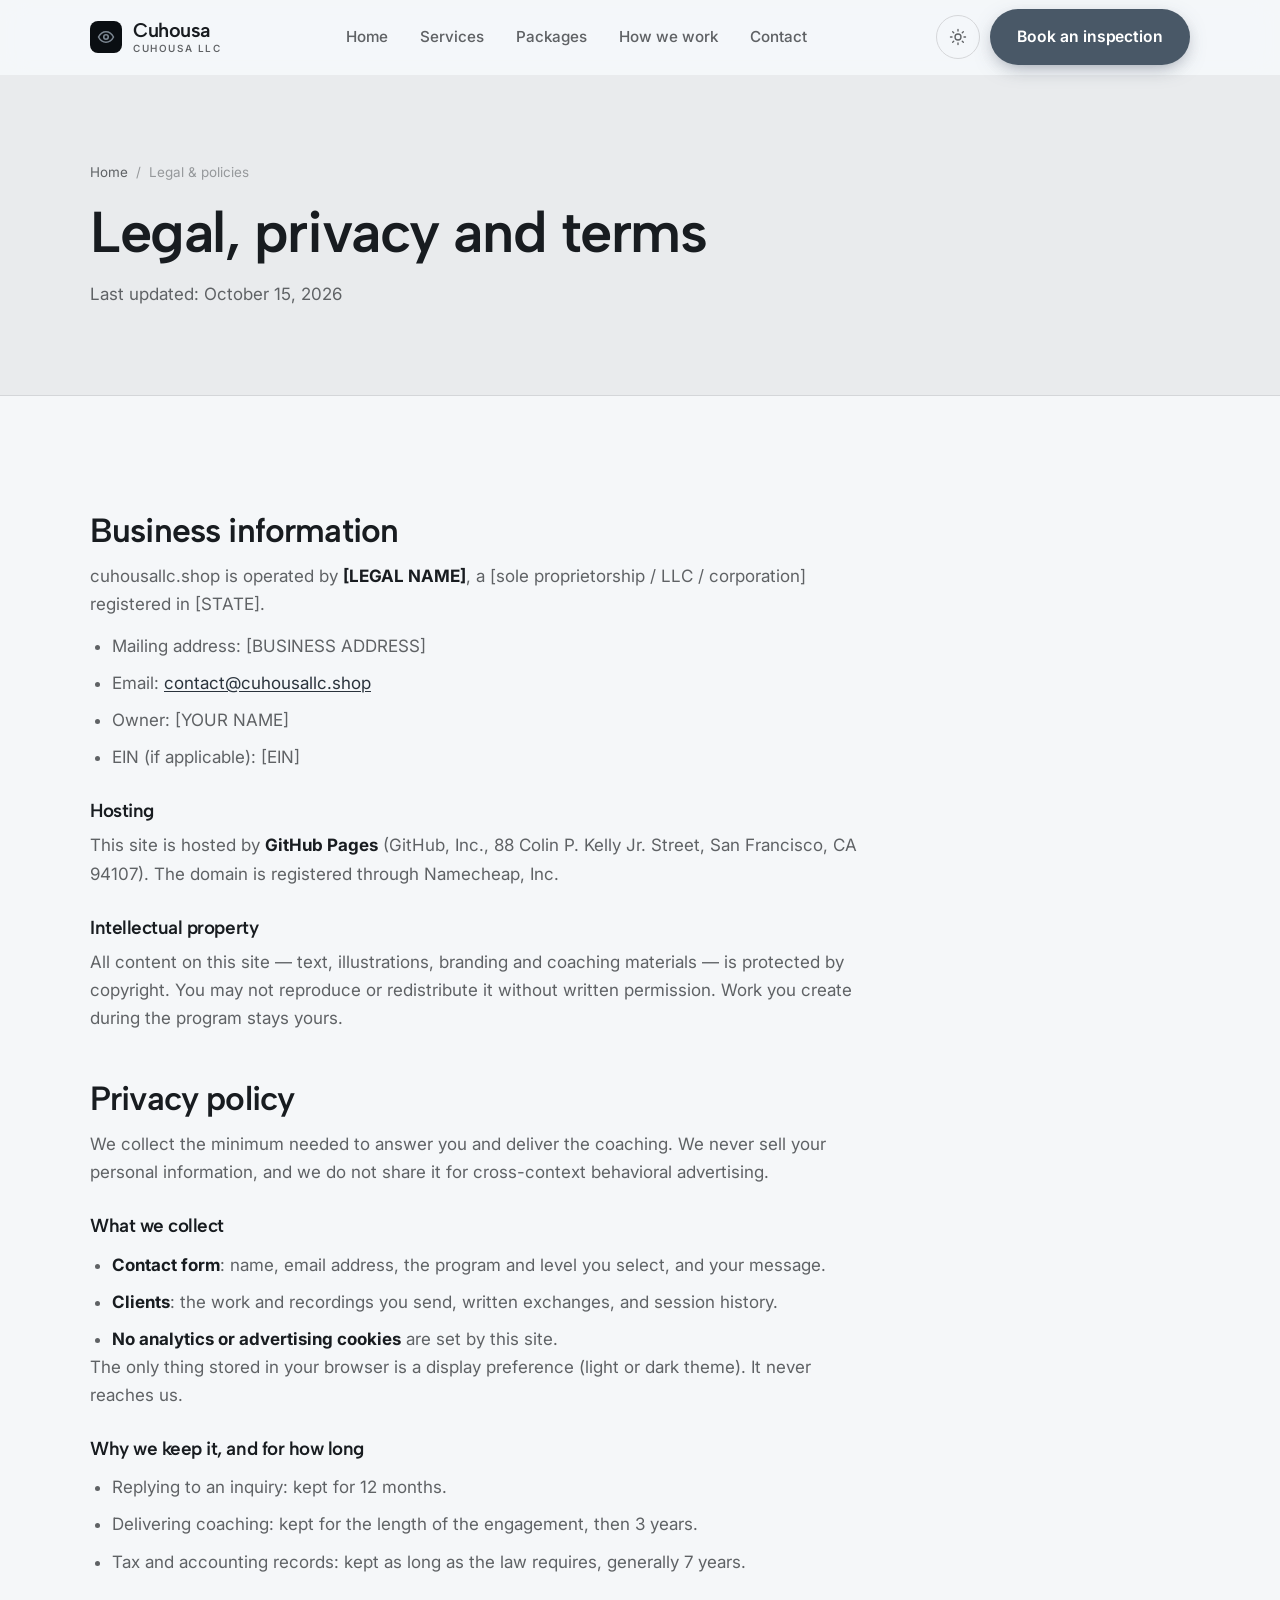
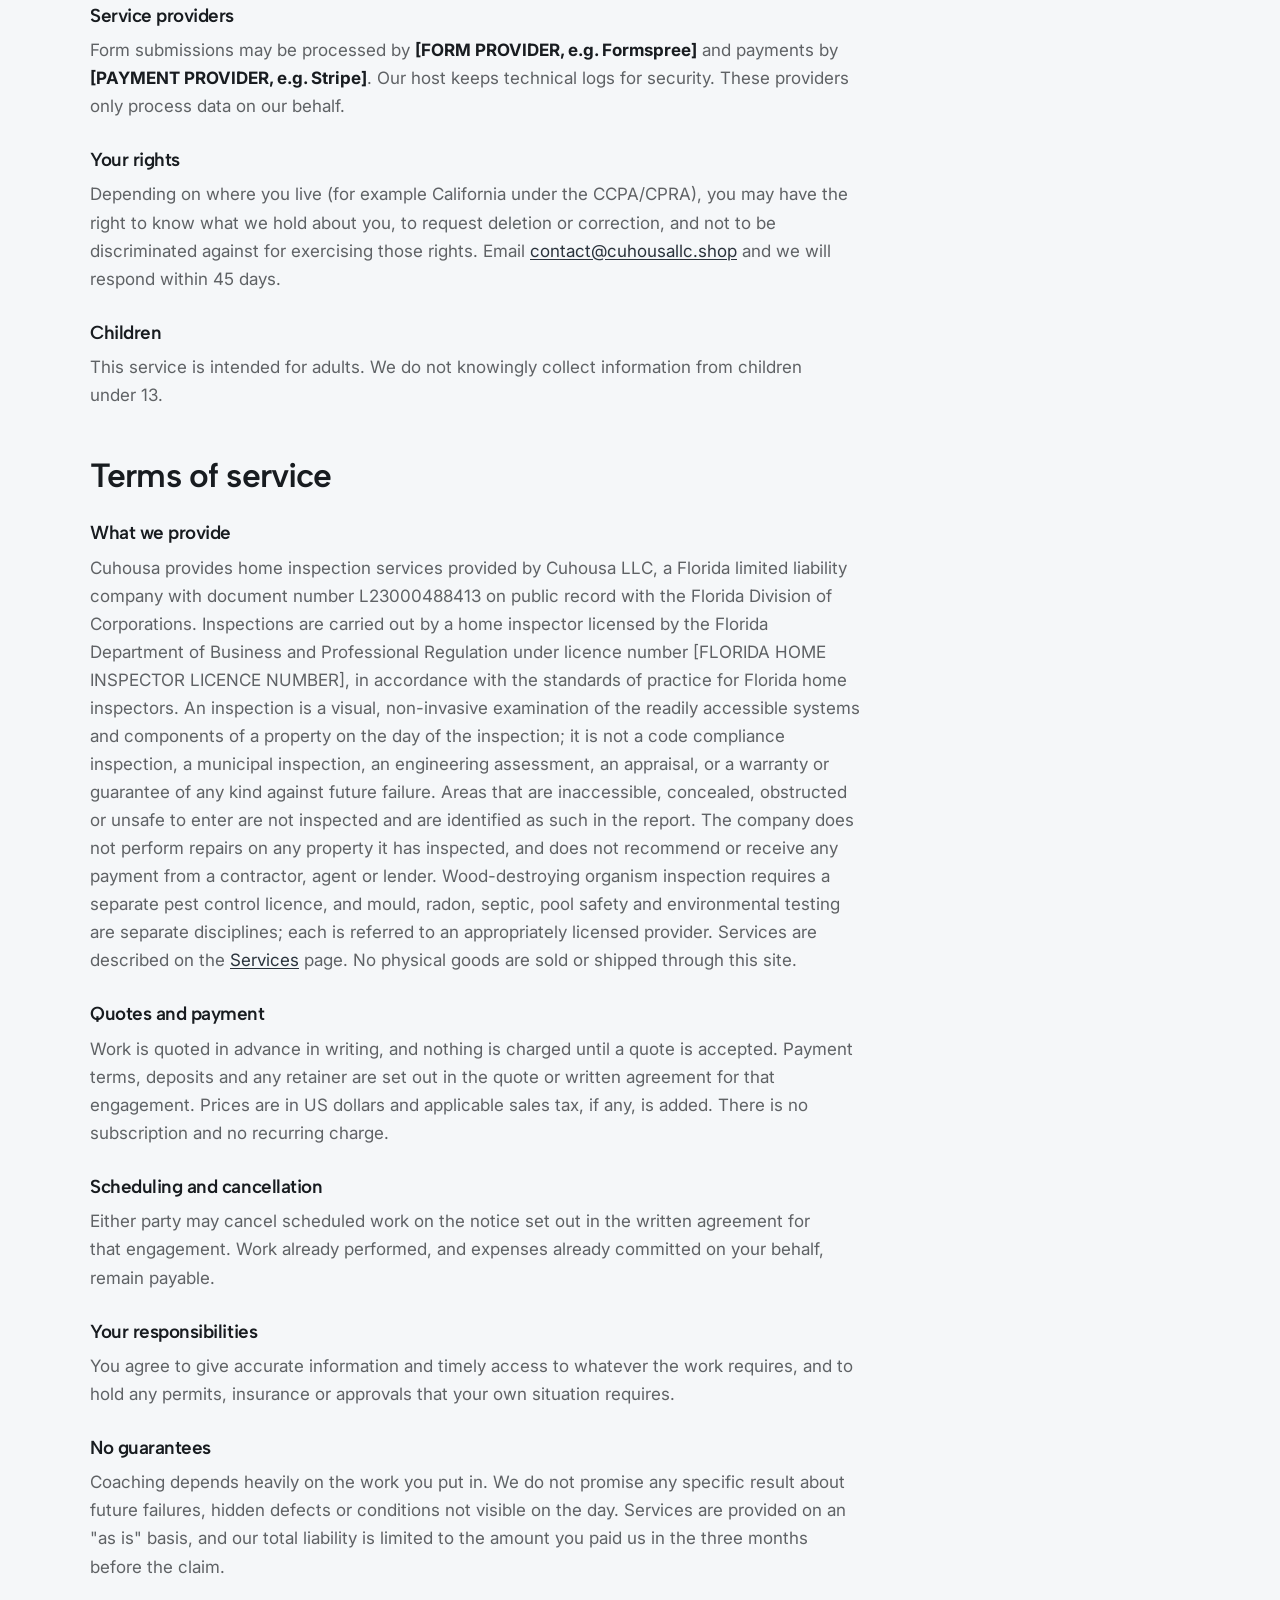
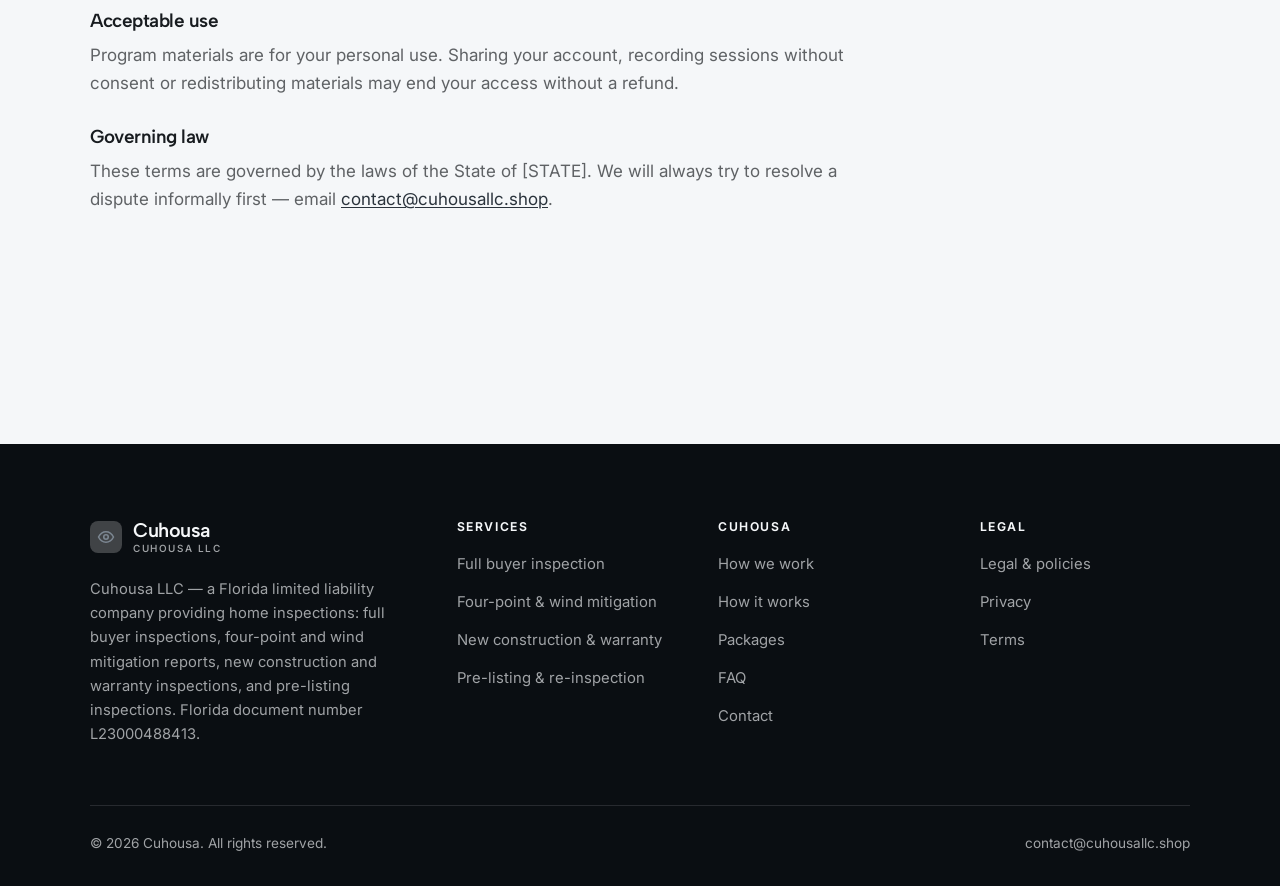
<file: legal.html>
<!DOCTYPE html>
<html lang="en" class="no-js">
<head>
<meta charset="utf-8">
<meta name="viewport" content="width=device-width, initial-scale=1">
<title>Legal, privacy and terms — Cuhousa</title>
<meta name="description" content="Business information, privacy policy and terms of service for Cuhousa.">
<meta name="robots" content="noindex">

<meta property="og:type" content="website">
<meta property="og:url" content="https://cuhousallc.shop/legal.html">
<meta property="og:site_name" content="Cuhousa">
<meta property="og:locale" content="en_US">
<meta property="og:title" content="Legal, privacy and terms — Cuhousa">
<meta property="og:description" content="Business information, privacy policy and terms of service for Cuhousa.">
<meta name="theme-color" content="#0a0e12">

<link rel="icon" href="assets/img/favicon.svg" type="image/svg+xml">
<link rel="preconnect" href="https://fonts.googleapis.com">
<link rel="preconnect" href="https://fonts.gstatic.com" crossorigin>
<link rel="stylesheet" href="https://fonts.googleapis.com/css2?family=Albert+Sans:wght@400..700&family=Inter:wght@400..700&display=swap">
<link rel="stylesheet" href="assets/css/style.css">

<!-- Thème appliqué avant le premier rendu (évite le flash) -->
<script>
document.documentElement.classList.remove('no-js');
(function(){try{var t=localStorage.getItem('site-theme');if(t){document.documentElement.setAttribute('data-theme',t);}}catch(e){}})();
</script>
</head>

<body>
<a class="skip-link" href="#main">Skip to main content</a>

<header class="site-header">
  <nav class="wrap nav" aria-label="Main navigation">
    <a class="brand" href="index.html">
      <svg class="brand__mark" viewBox="0 0 64 64" aria-hidden="true">
        <rect class="bm-bg" width="64" height="64" rx="16"/>
        <g class="bm-ic" transform="translate(14 14) scale(1.5)" fill="none" stroke-width="2.1" stroke-linecap="round" stroke-linejoin="round"><path d="M2 12s3.6-7 10-7 10 7 10 7-3.6 7-10 7S2 12 2 12z"/><circle cx="12" cy="12" r="3"/></g>
      </svg>
      <span>Cuhousa<span class="brand__sub">Cuhousa LLC</span></span>
    </a>

    <ul class="nav__links" id="nav-links">
      <li><a href="index.html">Home</a></li>
      <li><a href="programs.html">Services</a></li>
      <li><a href="index.html#pricing">Packages</a></li>
      <li><a href="about.html">How we work</a></li>
      <li><a href="contact.html">Contact</a></li>
      <li><a class="btn btn--primary" href="contact.html">Book an inspection</a></li>
    </ul>

    <div class="nav__cta">
      <button class="theme-toggle" type="button" aria-label="Switch to dark theme">
        <svg class="icon-sun" viewBox="0 0 24 24" fill="none" stroke="currentColor" stroke-width="1.8" stroke-linecap="round" aria-hidden="true"><circle cx="12" cy="12" r="4"/><path d="M12 2v2m0 16v2M2 12h2m16 0h2M4.9 4.9l1.4 1.4m11.4 11.4 1.4 1.4M19.1 4.9l-1.4 1.4M6.3 17.7l-1.4 1.4"/></svg>
        <svg class="icon-moon" viewBox="0 0 24 24" fill="none" stroke="currentColor" stroke-width="1.8" stroke-linecap="round" stroke-linejoin="round" aria-hidden="true"><path d="M21 12.8A9 9 0 1 1 11.2 3a7 7 0 0 0 9.8 9.8z"/></svg>
      </button>
      <a class="btn btn--primary" href="contact.html">Book an inspection</a>
      <button class="nav__toggle" type="button" aria-expanded="false" aria-controls="nav-links" aria-label="Open menu">
        <svg class="icon-open" viewBox="0 0 24 24" fill="none" stroke="currentColor" stroke-width="2" stroke-linecap="round" aria-hidden="true"><path d="M3 6h18M3 12h18M3 18h18"/></svg>
        <svg class="icon-close" viewBox="0 0 24 24" fill="none" stroke="currentColor" stroke-width="2" stroke-linecap="round" aria-hidden="true"><path d="M6 6l12 12M18 6L6 18"/></svg>
      </button>
    </div>
  </nav>
</header>

<main id="main">

<section class="page-head">
  <div class="wrap">
    <nav class="breadcrumb" aria-label="Breadcrumb">
      <a href="index.html">Home</a><span>/</span><span aria-current="page">Legal &amp; policies</span>
    </nav>
    <h1>Legal, privacy and terms</h1>
    <p>Last updated: <time datetime="2026-10-15">October 15, 2026</time></p>
  </div>
</section>

<section class="section wrap">
  <div class="prose">

    <!--
      TO DO: this is a skeleton, not legal advice. Replace every [BRACKET] with
      your real details before selling, and have a lawyer review it if you can.
      Consumer protection rules differ by state.
    -->

    <h2 id="business">Business information</h2>
    <p>
      cuhousallc.shop is operated by <strong>[LEGAL NAME]</strong>, a [sole proprietorship / LLC / corporation]
      registered in [STATE].
    </p>
    <ul>
      <li>Mailing address: [BUSINESS ADDRESS]</li>
      <li>Email: <a href="mailto:contact@cuhousallc.shop">contact@cuhousallc.shop</a></li>
      <li>Owner: [YOUR NAME]</li>
      <li>EIN (if applicable): [EIN]</li>
    </ul>

    <h3>Hosting</h3>
    <p>
      This site is hosted by <strong>GitHub Pages</strong> (GitHub, Inc., 88 Colin P. Kelly Jr. Street,
      San Francisco, CA 94107). The domain is registered through Namecheap, Inc.
    </p>

    <h3>Intellectual property</h3>
    <p>
      All content on this site — text, illustrations, branding and coaching materials — is protected by
      copyright. You may not reproduce or redistribute it without written permission. Work you create during
      the program stays yours.
    </p>

    <h2 id="privacy">Privacy policy</h2>
    <p>
      We collect the minimum needed to answer you and deliver the coaching. We never sell your personal
      information, and we do not share it for cross-context behavioral advertising.
    </p>
    <h3>What we collect</h3>
    <ul>
      <li><strong>Contact form</strong>: name, email address, the program and level you select, and your message.</li>
      <li><strong>Clients</strong>: the work and recordings you send, written exchanges, and session history.</li>
      <li><strong>No analytics or advertising cookies</strong> are set by this site.</li>
    </ul>
    <p>
      The only thing stored in your browser is a display preference (light or dark theme). It never reaches us.
    </p>
    <h3>Why we keep it, and for how long</h3>
    <ul>
      <li>Replying to an inquiry: kept for 12 months.</li>
      <li>Delivering coaching: kept for the length of the engagement, then 3 years.</li>
      <li>Tax and accounting records: kept as long as the law requires, generally 7 years.</li>
    </ul>
    <h3>Service providers</h3>
    <p>
      Form submissions may be processed by <strong>[FORM PROVIDER, e.g. Formspree]</strong> and payments by
      <strong>[PAYMENT PROVIDER, e.g. Stripe]</strong>. Our host keeps technical logs for security. These
      providers only process data on our behalf.
    </p>
    <h3>Your rights</h3>
    <p>
      Depending on where you live (for example California under the CCPA/CPRA), you may have the right to
      know what we hold about you, to request deletion or correction, and not to be discriminated against for
      exercising those rights. Email <a href="mailto:contact@cuhousallc.shop">contact@cuhousallc.shop</a> and we will respond within 45 days.
    </p>
    <h3>Children</h3>
    <p>
      This service is intended for adults. We do not knowingly collect information from children under 13.
    </p>

    <h2 id="terms">Terms of service</h2>
    <h3>What we provide</h3>
    <p>
      Cuhousa provides home inspection services provided by Cuhousa LLC, a Florida limited liability company with document number L23000488413 on public record with the Florida Division of Corporations. Inspections are carried out by a home inspector licensed by the Florida Department of Business and Professional Regulation under licence number [FLORIDA HOME INSPECTOR LICENCE NUMBER], in accordance with the standards of practice for Florida home inspectors. An inspection is a visual, non-invasive examination of the readily accessible systems and components of a property on the day of the inspection; it is not a code compliance inspection, a municipal inspection, an engineering assessment, an appraisal, or a warranty or guarantee of any kind against future failure. Areas that are inaccessible, concealed, obstructed or unsafe to enter are not inspected and are identified as such in the report. The company does not perform repairs on any property it has inspected, and does not recommend or receive any payment from a contractor, agent or lender. Wood-destroying organism inspection requires a separate pest control licence, and mould, radon, septic, pool safety and environmental testing are separate disciplines; each is referred to an appropriately licensed provider. Services are described on the
      <a href="programs.html">Services</a> page. No physical goods are sold or shipped through this site.
    </p>
    <h3>Quotes and payment</h3>
    <p>
      Work is quoted in advance in writing, and nothing is charged until a quote is accepted. Payment terms,
      deposits and any retainer are set out in the quote or written agreement for that engagement. Prices are in
      US dollars and applicable sales tax, if any, is added. There is no subscription and no recurring charge.
    </p>
    <h3>Scheduling and cancellation</h3>
    <p>
      Either party may cancel scheduled work on the notice set out in the written agreement for that engagement.
      Work already performed, and expenses already committed on your behalf, remain payable.
    </p>
    <h3>Your responsibilities</h3>
    <p>
      You agree to give accurate information and timely access to whatever the work requires, and to hold any
      permits, insurance or approvals that your own situation requires.
    </p>

    <h3>No guarantees</h3>
    <p>
      Coaching depends heavily on the work you put in. We do not promise any specific result
      about future failures, hidden defects or conditions not visible on the day. Services are provided on an "as is" basis, and our total
      liability is limited to the amount you paid us in the three months before the claim.
    </p>
    <h3>Acceptable use</h3>
    <p>
      Program materials are for your personal use. Sharing your account, recording sessions without consent
      or redistributing materials may end your access without a refund.
    </p>
    <h3>Governing law</h3>
    <p>
      These terms are governed by the laws of the State of [STATE]. We will always try to resolve a dispute
      informally first — email <a href="mailto:contact@cuhousallc.shop">contact@cuhousallc.shop</a>.
    </p>

  </div>
</section>

</main>

<footer class="site-footer">
  <div class="wrap">
    <div class="footer__grid">
      <div class="footer__brand">
        <a class="brand" href="index.html">
          <svg class="brand__mark" viewBox="0 0 64 64" aria-hidden="true">
        <rect class="bm-bg" width="64" height="64" rx="16"/>
        <g class="bm-ic" transform="translate(14 14) scale(1.5)" fill="none" stroke-width="2.1" stroke-linecap="round" stroke-linejoin="round"><path d="M2 12s3.6-7 10-7 10 7 10 7-3.6 7-10 7S2 12 2 12z"/><circle cx="12" cy="12" r="3"/></g>
      </svg>
          <span>Cuhousa<span class="brand__sub">Cuhousa LLC</span></span>
        </a>
        <p>Cuhousa LLC — a Florida limited liability company providing home inspections: full buyer inspections, four-point and wind mitigation reports, new construction and warranty inspections, and pre-listing inspections. Florida document number L23000488413.</p>
      </div>

      <div class="footer__col">
        <h4>Services</h4>
        <ul>
          <li><a href="programs.html#buyer">Full buyer inspection</a></li>
          <li><a href="programs.html#insurance">Four-point &amp; wind mitigation</a></li>
          <li><a href="programs.html#newbuild">New construction &amp; warranty</a></li>
          <li><a href="programs.html#seller">Pre-listing &amp; re-inspection</a></li>
        </ul>
      </div>

      <div class="footer__col">
        <h4>Cuhousa</h4>
        <ul>
          <li><a href="about.html">How we work</a></li>
          <li><a href="index.html#how-it-works">How it works</a></li>
          <li><a href="index.html#pricing">Packages</a></li>
          <li><a href="index.html#faq">FAQ</a></li>
          <li><a href="contact.html">Contact</a></li>
        </ul>
      </div>

      <div class="footer__col">
        <h4>Legal</h4>
        <ul>
          <li><a href="legal.html">Legal &amp; policies</a></li>
          <li><a href="legal.html#privacy">Privacy</a></li>
          <li><a href="legal.html#terms">Terms</a></li>
        </ul>
      </div>
    </div>

    <div class="footer__bottom">
      <p>© <span data-year>2026</span> Cuhousa. All rights reserved.</p>
      <p><a href="mailto:contact@cuhousallc.shop">contact@cuhousallc.shop</a></p>
    </div>
  </div>
</footer>

<script src="assets/js/main.js" defer></script>
</body>
</html>
</file>
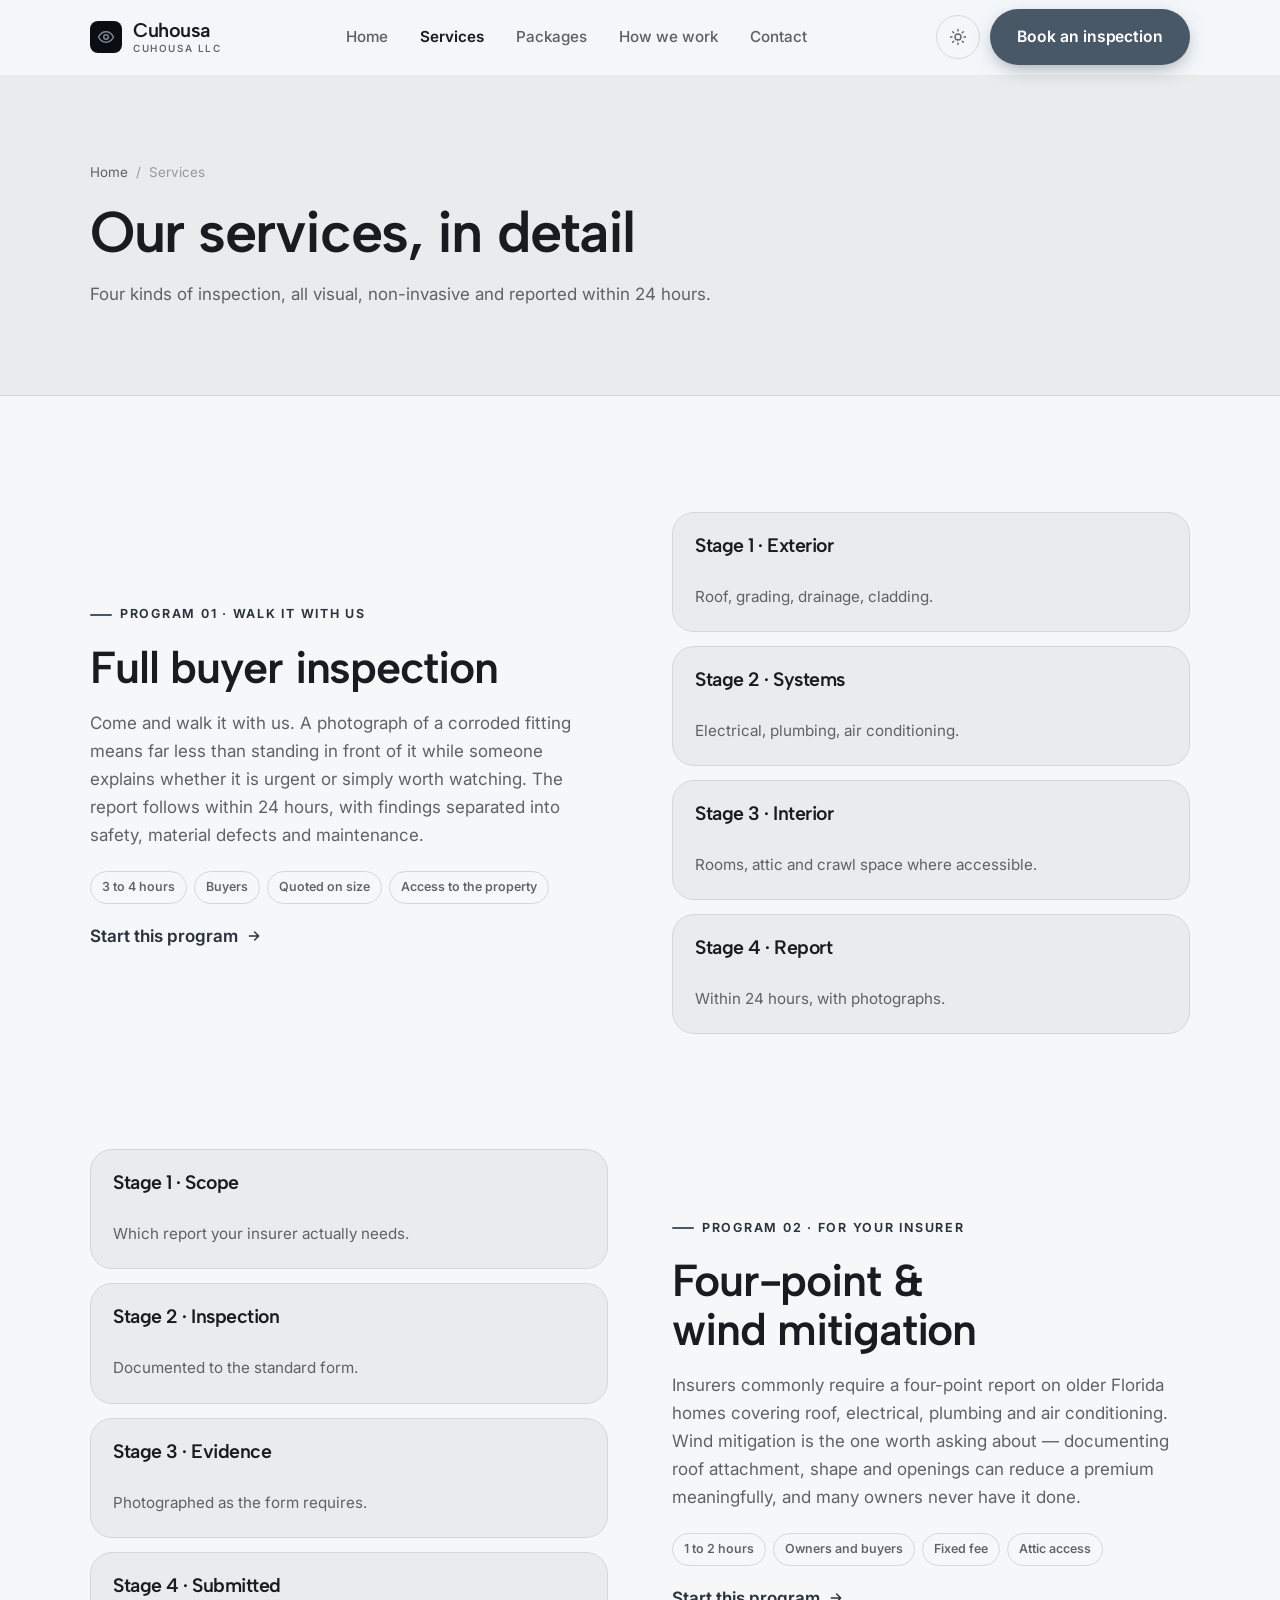
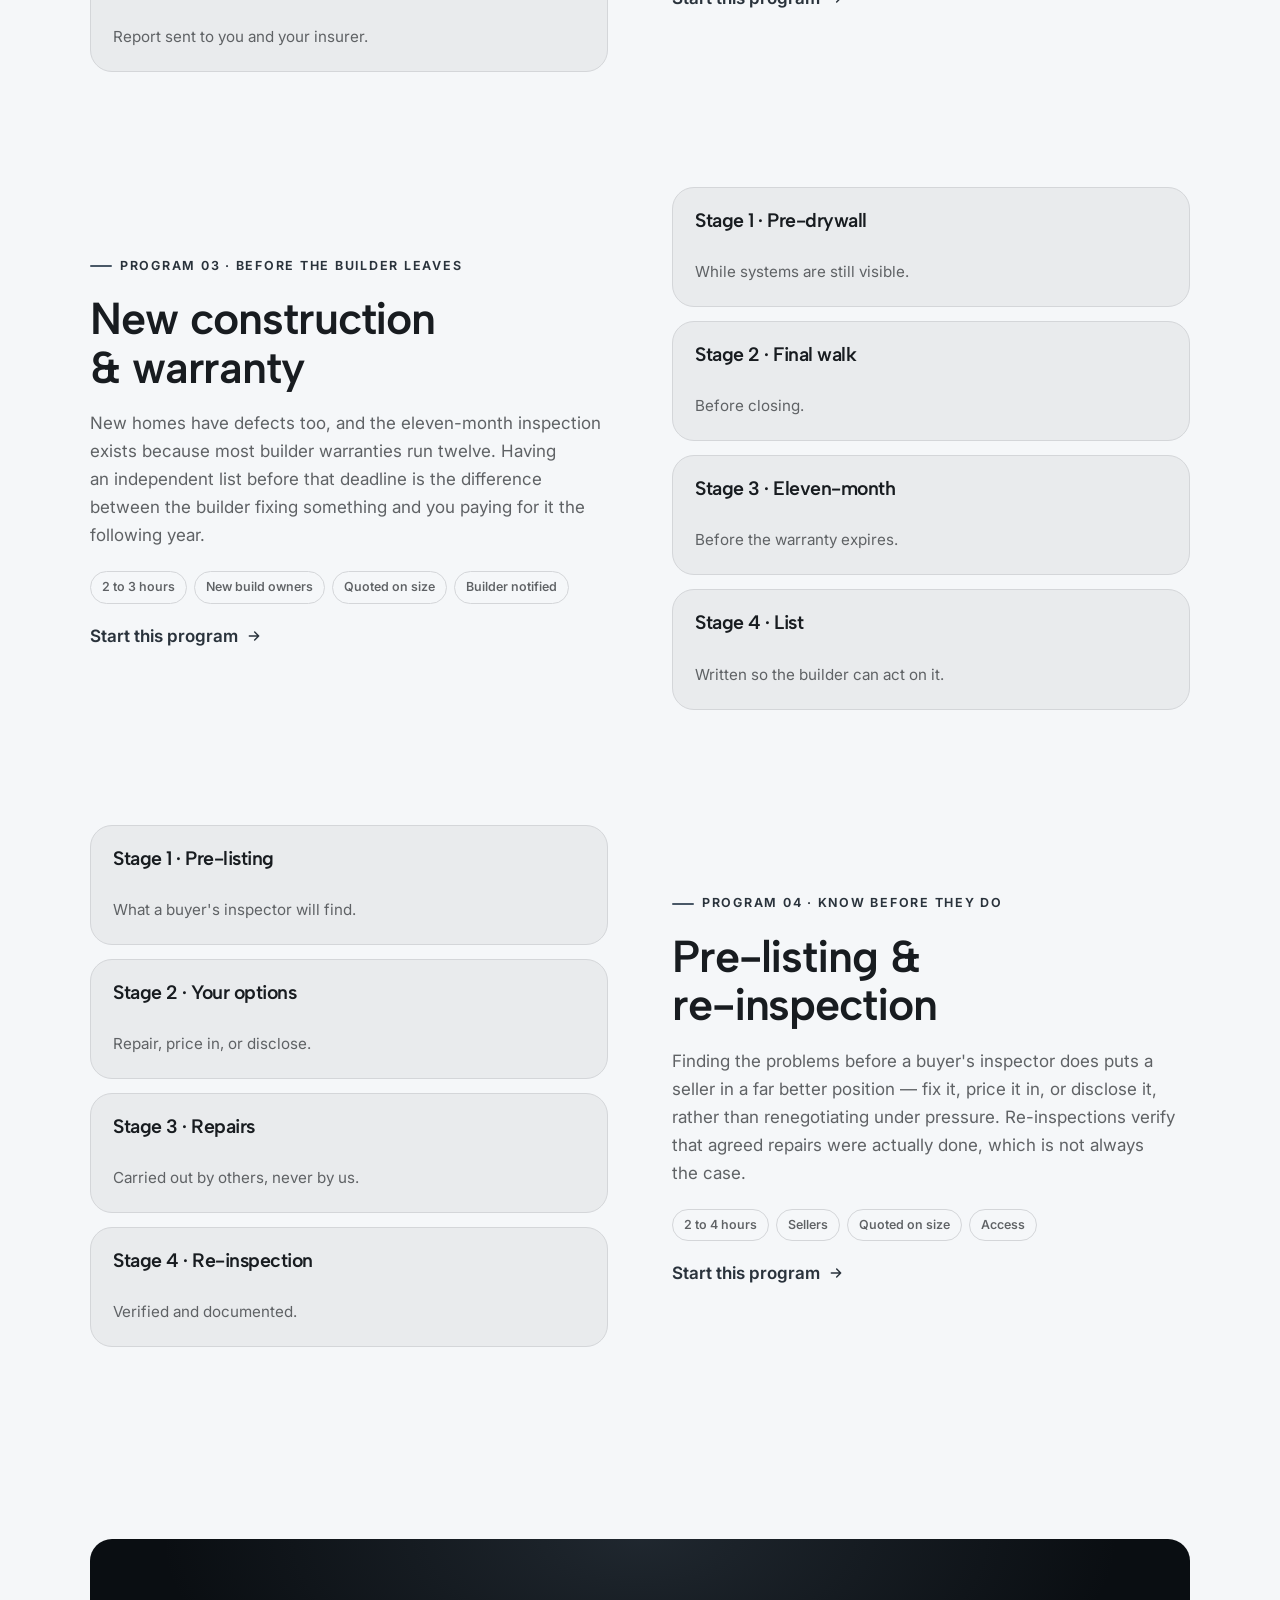
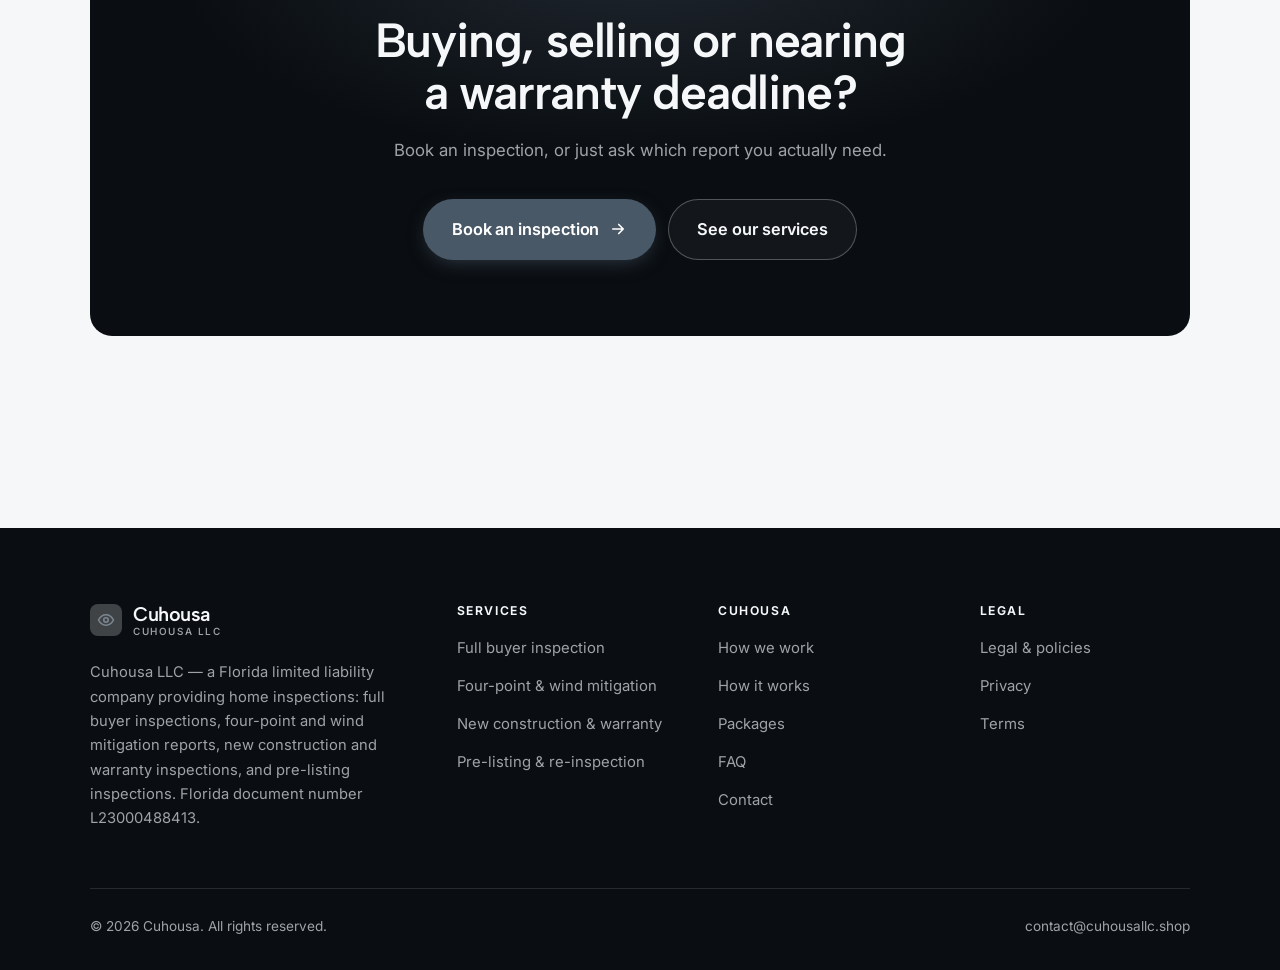
<file: programs.html>
<!DOCTYPE html>
<html lang="en" class="no-js">
<head>
<meta charset="utf-8">
<meta name="viewport" content="width=device-width, initial-scale=1">
<title>Services — Cuhousa</title>
<meta name="description" content="Services of Cuhousa LLC: full buyer inspections, four-point and wind mitigation, new construction and warranty inspections, and pre-listing and re-inspection.">
<link rel="canonical" href="https://cuhousallc.shop/programs.html">

<meta property="og:type" content="website">
<meta property="og:url" content="https://cuhousallc.shop/programs.html">
<meta property="og:site_name" content="Cuhousa">
<meta property="og:locale" content="en_US">
<meta property="og:title" content="Services — Cuhousa">
<meta property="og:description" content="Services of Cuhousa LLC: full buyer inspections, four-point and wind mitigation, new construction and warranty inspections, and pre-listing and re-inspection.">
<meta name="theme-color" content="#0a0e12">

<link rel="icon" href="assets/img/favicon.svg" type="image/svg+xml">
<link rel="preconnect" href="https://fonts.googleapis.com">
<link rel="preconnect" href="https://fonts.gstatic.com" crossorigin>
<link rel="stylesheet" href="https://fonts.googleapis.com/css2?family=Albert+Sans:wght@400..700&family=Inter:wght@400..700&display=swap">
<link rel="stylesheet" href="assets/css/style.css">

<!-- Thème appliqué avant le premier rendu (évite le flash) -->
<script>
document.documentElement.classList.remove('no-js');
(function(){try{var t=localStorage.getItem('site-theme');if(t){document.documentElement.setAttribute('data-theme',t);}}catch(e){}})();
</script>
</head>

<body>
<a class="skip-link" href="#main">Skip to main content</a>

<header class="site-header">
  <nav class="wrap nav" aria-label="Main navigation">
    <a class="brand" href="index.html">
      <svg class="brand__mark" viewBox="0 0 64 64" aria-hidden="true">
        <rect class="bm-bg" width="64" height="64" rx="16"/>
        <g class="bm-ic" transform="translate(14 14) scale(1.5)" fill="none" stroke-width="2.1" stroke-linecap="round" stroke-linejoin="round"><path d="M2 12s3.6-7 10-7 10 7 10 7-3.6 7-10 7S2 12 2 12z"/><circle cx="12" cy="12" r="3"/></g>
      </svg>
      <span>Cuhousa<span class="brand__sub">Cuhousa LLC</span></span>
    </a>

    <ul class="nav__links" id="nav-links">
      <li><a href="index.html">Home</a></li>
      <li><a href="programs.html" aria-current="page">Services</a></li>
      <li><a href="index.html#pricing">Packages</a></li>
      <li><a href="about.html">How we work</a></li>
      <li><a href="contact.html">Contact</a></li>
      <li><a class="btn btn--primary" href="contact.html">Book an inspection</a></li>
    </ul>

    <div class="nav__cta">
      <button class="theme-toggle" type="button" aria-label="Switch to dark theme">
        <svg class="icon-sun" viewBox="0 0 24 24" fill="none" stroke="currentColor" stroke-width="1.8" stroke-linecap="round" aria-hidden="true"><circle cx="12" cy="12" r="4"/><path d="M12 2v2m0 16v2M2 12h2m16 0h2M4.9 4.9l1.4 1.4m11.4 11.4 1.4 1.4M19.1 4.9l-1.4 1.4M6.3 17.7l-1.4 1.4"/></svg>
        <svg class="icon-moon" viewBox="0 0 24 24" fill="none" stroke="currentColor" stroke-width="1.8" stroke-linecap="round" stroke-linejoin="round" aria-hidden="true"><path d="M21 12.8A9 9 0 1 1 11.2 3a7 7 0 0 0 9.8 9.8z"/></svg>
      </button>
      <a class="btn btn--primary" href="contact.html">Book an inspection</a>
      <button class="nav__toggle" type="button" aria-expanded="false" aria-controls="nav-links" aria-label="Open menu">
        <svg class="icon-open" viewBox="0 0 24 24" fill="none" stroke="currentColor" stroke-width="2" stroke-linecap="round" aria-hidden="true"><path d="M3 6h18M3 12h18M3 18h18"/></svg>
        <svg class="icon-close" viewBox="0 0 24 24" fill="none" stroke="currentColor" stroke-width="2" stroke-linecap="round" aria-hidden="true"><path d="M6 6l12 12M18 6L6 18"/></svg>
      </button>
    </div>
  </nav>
</header>

<main id="main">

<section class="page-head">
  <div class="wrap">
    <nav class="breadcrumb" aria-label="Breadcrumb">
      <a href="index.html">Home</a><span>/</span><span aria-current="page">Services</span>
    </nav>
    <h1>Our services, in detail</h1>
    <p>Four kinds of inspection, all visual, non-invasive and reported within 24 hours.</p>
  </div>
</section>

<section class="section wrap" id="buyer">
  <div class="split reveal">
    <div>
      <span class="eyebrow">Program 01 · Walk it with us</span>
      <h2>Full buyer inspection</h2>
      <p>Come and walk it with us. A photograph of a corroded fitting means far less than standing in front of it while someone explains whether it is urgent or simply worth watching. The report follows within 24 hours, with findings separated into safety, material defects and maintenance.</p>
      <ul class="tags"><li>3 to 4 hours</li><li>Buyers</li><li>Quoted on size</li><li>Access to the property</li></ul>
      <p><a class="arrow-link" href="contact.html">Start this program <svg viewBox="0 0 24 24" fill="none" stroke="currentColor" stroke-width="2.2" stroke-linecap="round" stroke-linejoin="round" aria-hidden="true"><path d="M5 12h14M13 6l6 6-6 6"/></svg></a></p>
    </div>
    <div class="grid grid--2 grid--tight">
      <article class="card card--sm">
        <h3>Stage 1 · Exterior</h3>
        <p>Roof, grading, drainage, cladding.</p>
      </article>
      <article class="card card--sm">
        <h3>Stage 2 · Systems</h3>
        <p>Electrical, plumbing, air conditioning.</p>
      </article>
      <article class="card card--sm">
        <h3>Stage 3 · Interior</h3>
        <p>Rooms, attic and crawl space where accessible.</p>
      </article>
      <article class="card card--sm">
        <h3>Stage 4 · Report</h3>
        <p>Within 24 hours, with photographs.</p>
      </article>
    </div>
  </div>
</section>

<section class="section section--flush wrap" id="insurance">
  <div class="split reveal">
    <div class="grid grid--2 grid--tight">
      <article class="card card--sm">
        <h3>Stage 1 · Scope</h3>
        <p>Which report your insurer actually needs.</p>
      </article>
      <article class="card card--sm">
        <h3>Stage 2 · Inspection</h3>
        <p>Documented to the standard form.</p>
      </article>
      <article class="card card--sm">
        <h3>Stage 3 · Evidence</h3>
        <p>Photographed as the form requires.</p>
      </article>
      <article class="card card--sm">
        <h3>Stage 4 · Submitted</h3>
        <p>Report sent to you and your insurer.</p>
      </article>
    </div>
    <div>
      <span class="eyebrow">Program 02 · For your insurer</span>
      <h2>Four-point &amp; wind mitigation</h2>
      <p>Insurers commonly require a four-point report on older Florida homes covering roof, electrical, plumbing and air conditioning. Wind mitigation is the one worth asking about — documenting roof attachment, shape and openings can reduce a premium meaningfully, and many owners never have it done.</p>
      <ul class="tags"><li>1 to 2 hours</li><li>Owners and buyers</li><li>Fixed fee</li><li>Attic access</li></ul>
      <p><a class="arrow-link" href="contact.html">Start this program <svg viewBox="0 0 24 24" fill="none" stroke="currentColor" stroke-width="2.2" stroke-linecap="round" stroke-linejoin="round" aria-hidden="true"><path d="M5 12h14M13 6l6 6-6 6"/></svg></a></p>
    </div>
  </div>
</section>

<section class="section section--flush wrap" id="newbuild">
  <div class="split reveal">
    <div>
      <span class="eyebrow">Program 03 · Before the builder leaves</span>
      <h2>New construction &amp; warranty</h2>
      <p>New homes have defects too, and the eleven-month inspection exists because most builder warranties run twelve. Having an independent list before that deadline is the difference between the builder fixing something and you paying for it the following year.</p>
      <ul class="tags"><li>2 to 3 hours</li><li>New build owners</li><li>Quoted on size</li><li>Builder notified</li></ul>
      <p><a class="arrow-link" href="contact.html">Start this program <svg viewBox="0 0 24 24" fill="none" stroke="currentColor" stroke-width="2.2" stroke-linecap="round" stroke-linejoin="round" aria-hidden="true"><path d="M5 12h14M13 6l6 6-6 6"/></svg></a></p>
    </div>
    <div class="grid grid--2 grid--tight">
      <article class="card card--sm">
        <h3>Stage 1 · Pre-drywall</h3>
        <p>While systems are still visible.</p>
      </article>
      <article class="card card--sm">
        <h3>Stage 2 · Final walk</h3>
        <p>Before closing.</p>
      </article>
      <article class="card card--sm">
        <h3>Stage 3 · Eleven-month</h3>
        <p>Before the warranty expires.</p>
      </article>
      <article class="card card--sm">
        <h3>Stage 4 · List</h3>
        <p>Written so the builder can act on it.</p>
      </article>
    </div>
  </div>
</section>

<section class="section section--flush wrap" id="seller">
  <div class="split reveal">
    <div class="grid grid--2 grid--tight">
      <article class="card card--sm">
        <h3>Stage 1 · Pre-listing</h3>
        <p>What a buyer's inspector will find.</p>
      </article>
      <article class="card card--sm">
        <h3>Stage 2 · Your options</h3>
        <p>Repair, price in, or disclose.</p>
      </article>
      <article class="card card--sm">
        <h3>Stage 3 · Repairs</h3>
        <p>Carried out by others, never by us.</p>
      </article>
      <article class="card card--sm">
        <h3>Stage 4 · Re-inspection</h3>
        <p>Verified and documented.</p>
      </article>
    </div>
    <div>
      <span class="eyebrow">Program 04 · Know before they do</span>
      <h2>Pre-listing &amp; re-inspection</h2>
      <p>Finding the problems before a buyer's inspector does puts a seller in a far better position — fix it, price it in, or disclose it, rather than renegotiating under pressure. Re-inspections verify that agreed repairs were actually done, which is not always the case.</p>
      <ul class="tags"><li>2 to 4 hours</li><li>Sellers</li><li>Quoted on size</li><li>Access</li></ul>
      <p><a class="arrow-link" href="contact.html">Start this program <svg viewBox="0 0 24 24" fill="none" stroke="currentColor" stroke-width="2.2" stroke-linecap="round" stroke-linejoin="round" aria-hidden="true"><path d="M5 12h14M13 6l6 6-6 6"/></svg></a></p>
    </div>
  </div>
</section>

<section class="wrap section--tight">
  <div class="cta-band reveal">
    <h2>Buying, selling or nearing a warranty deadline?</h2>
    <p>Book an inspection, or just ask which report you actually need.</p>
    <div class="hero__actions">
      <a class="btn btn--primary btn--lg" href="contact.html">Book an inspection <svg viewBox="0 0 24 24" fill="none" stroke="currentColor" stroke-width="2.2" stroke-linecap="round" stroke-linejoin="round" aria-hidden="true"><path d="M5 12h14M13 6l6 6-6 6"/></svg></a>
      <a class="btn btn--on-dark btn--lg" href="programs.html">See our services</a>
    </div>
  </div>
</section>

</main>

<footer class="site-footer">
  <div class="wrap">
    <div class="footer__grid">
      <div class="footer__brand">
        <a class="brand" href="index.html">
          <svg class="brand__mark" viewBox="0 0 64 64" aria-hidden="true">
        <rect class="bm-bg" width="64" height="64" rx="16"/>
        <g class="bm-ic" transform="translate(14 14) scale(1.5)" fill="none" stroke-width="2.1" stroke-linecap="round" stroke-linejoin="round"><path d="M2 12s3.6-7 10-7 10 7 10 7-3.6 7-10 7S2 12 2 12z"/><circle cx="12" cy="12" r="3"/></g>
      </svg>
          <span>Cuhousa<span class="brand__sub">Cuhousa LLC</span></span>
        </a>
        <p>Cuhousa LLC — a Florida limited liability company providing home inspections: full buyer inspections, four-point and wind mitigation reports, new construction and warranty inspections, and pre-listing inspections. Florida document number L23000488413.</p>
      </div>

      <div class="footer__col">
        <h4>Services</h4>
        <ul>
          <li><a href="programs.html#buyer">Full buyer inspection</a></li>
          <li><a href="programs.html#insurance">Four-point &amp; wind mitigation</a></li>
          <li><a href="programs.html#newbuild">New construction &amp; warranty</a></li>
          <li><a href="programs.html#seller">Pre-listing &amp; re-inspection</a></li>
        </ul>
      </div>

      <div class="footer__col">
        <h4>Cuhousa</h4>
        <ul>
          <li><a href="about.html">How we work</a></li>
          <li><a href="index.html#how-it-works">How it works</a></li>
          <li><a href="index.html#pricing">Packages</a></li>
          <li><a href="index.html#faq">FAQ</a></li>
          <li><a href="contact.html">Contact</a></li>
        </ul>
      </div>

      <div class="footer__col">
        <h4>Legal</h4>
        <ul>
          <li><a href="legal.html">Legal &amp; policies</a></li>
          <li><a href="legal.html#privacy">Privacy</a></li>
          <li><a href="legal.html#terms">Terms</a></li>
        </ul>
      </div>
    </div>

    <div class="footer__bottom">
      <p>© <span data-year>2026</span> Cuhousa. All rights reserved.</p>
      <p><a href="mailto:contact@cuhousallc.shop">contact@cuhousallc.shop</a></p>
    </div>
  </div>
</footer>

<script src="assets/js/main.js" defer></script>
</body>
</html>
</file>
<file: assets/css/style.css>
/* Cuhousa — couleurs et polices de la marque.
   Modifier ces valeurs suffit à changer l'identité visuelle de tout le site. */
:root {
  --c-accent:    #495867;
  --c-on-accent: #ffffff;
  --c-ink:       #0a0e12;
  --c-paper:     #f5f7f9;

  --accent-ink-light: color-mix(in srgb, var(--c-accent) 58%, black);
  --accent-on-dark:   color-mix(in srgb, var(--c-accent) 72%, white);

  --font-display: "Albert Sans", system-ui, -apple-system, "Segoe UI", sans-serif;
  --font-body: "Inter", system-ui, -apple-system, "Segoe UI", sans-serif;
  --display-weight: 600;
  --display-tracking: -.025em;
}

/* ==========================================================================
   Feuille de style commune aux sites de coaching
   Les couleurs de marque (--c-accent, --c-on-accent, --c-ink, --c-paper) et
   les polices sont définies juste au-dessus, par site. Tout le reste en dérive.
   ========================================================================== */

/* --------------------------------------------------------------------------
   1. Tokens dérivés
   -------------------------------------------------------------------------- */

:root {
  /* Thème clair */
  --paper:      var(--c-paper);
  --paper-2:    color-mix(in srgb, var(--c-paper) 95%, var(--c-ink));
  --paper-3:    color-mix(in srgb, var(--c-paper) 89%, var(--c-ink));
  --line:       color-mix(in srgb, var(--c-paper) 86%, var(--c-ink));
  --text:       color-mix(in srgb, var(--c-ink) 94%, var(--c-paper));
  --muted:      color-mix(in srgb, var(--c-ink) 64%, var(--c-paper));
  --accent:     var(--c-accent);
  --accent-600: color-mix(in srgb, var(--c-accent) 86%, black);
  --accent-ink: var(--accent-ink-light);
  --on-accent:  var(--c-on-accent);
  --ink:        var(--c-ink);
  --ink-soft:   color-mix(in srgb, var(--c-ink) 90%, white);
  --on-ink:     var(--c-paper);
  --on-ink-mut: color-mix(in srgb, var(--c-paper) 64%, var(--c-ink));
  --brand-bg:   var(--c-ink);

  /* Rayons */
  --r-sm: 8px;
  --r-md: 14px;
  --r-lg: 22px;
  --r-full: 999px;

  /* Ombres */
  --sh-1: 0 1px 2px rgba(0, 0, 0, .05), 0 2px 8px rgba(0, 0, 0, .04);
  --sh-2: 0 2px 4px rgba(0, 0, 0, .05), 0 12px 32px rgba(0, 0, 0, .09);
  --sh-3: 0 4px 8px rgba(0, 0, 0, .06), 0 24px 56px rgba(0, 0, 0, .14);

  /* Rythme */
  --gutter: clamp(16px, 4vw, 40px);
  --maxw: 1180px;
  --section-y: clamp(64px, 9vw, 124px);

  --ease: cubic-bezier(.22, .61, .36, 1);
}

/* Thème sombre — suit le système, sauf si l'utilisateur a choisi « clair » */
@media (prefers-color-scheme: dark) {
  :root:not([data-theme="light"]) {
    --paper:      var(--c-ink);
    --paper-2:    color-mix(in srgb, var(--c-ink) 92%, white);
    --paper-3:    color-mix(in srgb, var(--c-ink) 86%, white);
    --line:       color-mix(in srgb, var(--c-ink) 80%, white);
    --text:       color-mix(in srgb, var(--c-paper) 94%, var(--c-ink));
    --muted:      color-mix(in srgb, var(--c-paper) 66%, var(--c-ink));
    --accent-ink: var(--accent-on-dark);
    --ink:        color-mix(in srgb, var(--c-ink) 72%, black);
    --brand-bg:   color-mix(in srgb, var(--c-ink) 80%, white);
    --sh-1: 0 1px 2px rgba(0, 0, 0, .4), 0 2px 8px rgba(0, 0, 0, .3);
    --sh-2: 0 2px 4px rgba(0, 0, 0, .4), 0 12px 32px rgba(0, 0, 0, .45);
    --sh-3: 0 4px 8px rgba(0, 0, 0, .45), 0 24px 56px rgba(0, 0, 0, .55);
  }
}

/* Thème sombre — choix explicite */
:root[data-theme="dark"] {
  --paper:      var(--c-ink);
  --paper-2:    color-mix(in srgb, var(--c-ink) 92%, white);
  --paper-3:    color-mix(in srgb, var(--c-ink) 86%, white);
  --line:       color-mix(in srgb, var(--c-ink) 80%, white);
  --text:       color-mix(in srgb, var(--c-paper) 94%, var(--c-ink));
  --muted:      color-mix(in srgb, var(--c-paper) 66%, var(--c-ink));
  --accent-ink: var(--accent-on-dark);
  --ink:        color-mix(in srgb, var(--c-ink) 72%, black);
  --brand-bg:   color-mix(in srgb, var(--c-ink) 80%, white);
  --sh-1: 0 1px 2px rgba(0, 0, 0, .4), 0 2px 8px rgba(0, 0, 0, .3);
  --sh-2: 0 2px 4px rgba(0, 0, 0, .4), 0 12px 32px rgba(0, 0, 0, .45);
  --sh-3: 0 4px 8px rgba(0, 0, 0, .45), 0 24px 56px rgba(0, 0, 0, .55);
}

/* --------------------------------------------------------------------------
   2. Reset / base
   -------------------------------------------------------------------------- */

*, *::before, *::after { box-sizing: border-box; }

* { margin: 0; }

html {
  -webkit-text-size-adjust: 100%;
  scroll-behavior: smooth;
  scroll-padding-top: 88px;
}

body {
  background: var(--paper);
  color: var(--text);
  font-family: var(--font-body);
  font-size: 17px;
  line-height: 1.65;
  -webkit-font-smoothing: antialiased;
  text-rendering: optimizeLegibility;
  overflow-x: hidden;
}

img, svg, video { display: block; max-width: 100%; height: auto; }

a { color: inherit; text-decoration: none; }

button, input, textarea, select { font: inherit; color: inherit; }

h1, h2, h3, h4 {
  font-family: var(--font-display);
  font-weight: var(--display-weight);
  line-height: 1.08;
  letter-spacing: var(--display-tracking);
  text-wrap: balance;
}

p { text-wrap: pretty; }

:focus-visible {
  outline: 3px solid var(--accent);
  outline-offset: 3px;
  border-radius: 4px;
}

::selection { background: var(--accent); color: var(--on-accent); }

/* --------------------------------------------------------------------------
   3. Utilitaires de mise en page
   -------------------------------------------------------------------------- */

.wrap {
  width: 100%;
  max-width: var(--maxw);
  margin-inline: auto;
  padding-inline: var(--gutter);
}

.section { padding-block: var(--section-y); }
.section--flush { padding-top: 0; }
.section--tight { padding-block: clamp(48px, 6vw, 80px); }

.skip-link {
  position: absolute;
  left: 12px;
  top: -100px;
  z-index: 200;
  background: var(--accent);
  color: var(--on-accent);
  padding: 12px 20px;
  border-radius: var(--r-sm);
  font-weight: 600;
  transition: top .2s var(--ease);
}
.skip-link:focus { top: 12px; }

.eyebrow {
  display: inline-flex;
  align-items: center;
  gap: 8px;
  font-size: .78rem;
  font-weight: 650;
  letter-spacing: .14em;
  text-transform: uppercase;
  color: var(--accent-ink);
  margin-bottom: 18px;
}
.eyebrow::before {
  content: "";
  width: 22px;
  height: 2px;
  background: var(--accent);
  border-radius: 2px;
}

.section-head { max-width: 62ch; margin-bottom: clamp(36px, 5vw, 60px); }
.section-head h2 { font-size: clamp(2rem, 4.4vw, 3.1rem); }
.section-head p {
  margin-top: 18px;
  color: var(--muted);
  font-size: clamp(1rem, 1.6vw, 1.12rem);
  max-width: 58ch;
}

.section-head--center { margin-inline: auto; text-align: center; }
.section-head--center .eyebrow { justify-content: center; }
.section-head--center p { margin-inline: auto; }

/* --------------------------------------------------------------------------
   4. Boutons
   -------------------------------------------------------------------------- */

.btn {
  display: inline-flex;
  align-items: center;
  justify-content: center;
  gap: 10px;
  padding: 14px 26px;
  border: 1px solid transparent;
  border-radius: var(--r-full);
  font-weight: 620;
  font-size: .98rem;
  letter-spacing: -.005em;
  cursor: pointer;
  white-space: nowrap;
  transition: transform .18s var(--ease), background-color .18s var(--ease),
              border-color .18s var(--ease), box-shadow .18s var(--ease), color .18s var(--ease);
}
.btn:hover { transform: translateY(-2px); }
.btn:active { transform: translateY(0); }

.btn--primary {
  background: var(--accent);
  color: var(--on-accent);
  box-shadow: 0 6px 20px -6px color-mix(in srgb, var(--c-accent) 65%, transparent);
}
.btn--primary:hover {
  background: var(--accent-600);
  box-shadow: 0 12px 28px -8px color-mix(in srgb, var(--c-accent) 70%, transparent);
}

.btn--ghost {
  border-color: var(--line);
  background: transparent;
  color: var(--text);
}
.btn--ghost:hover { border-color: var(--accent); color: var(--accent-ink); }

.btn--on-dark {
  border-color: color-mix(in srgb, var(--c-paper) 28%, transparent);
  color: var(--on-ink);
  background: color-mix(in srgb, var(--c-paper) 4%, transparent);
}
.btn--on-dark:hover {
  border-color: color-mix(in srgb, var(--c-paper) 60%, transparent);
  background: color-mix(in srgb, var(--c-paper) 10%, transparent);
}

.btn--lg { padding: 16px 28px; font-size: 1.02rem; }
.btn--block { width: 100%; }

.btn svg { width: 18px; height: 18px; flex: none; }

@media (max-width: 420px) {
  .btn--lg { padding: 15px 22px; font-size: 1rem; white-space: normal; text-align: center; }
}

/* Lien fléché */
.arrow-link {
  display: inline-flex;
  align-items: center;
  gap: 8px;
  font-weight: 620;
  color: var(--accent-ink);
}
.arrow-link svg { width: 16px; height: 16px; transition: transform .18s var(--ease); }
.arrow-link:hover svg { transform: translateX(4px); }

/* --------------------------------------------------------------------------
   5. En-tête / navigation
   -------------------------------------------------------------------------- */

.site-header {
  position: sticky;
  top: 0;
  z-index: 100;
  background: color-mix(in srgb, var(--paper) 82%, transparent);
  backdrop-filter: saturate(180%) blur(14px);
  -webkit-backdrop-filter: saturate(180%) blur(14px);
  border-bottom: 1px solid transparent;
  transition: border-color .25s var(--ease), background-color .25s var(--ease);
}
.site-header.is-stuck {
  border-bottom-color: var(--line);
  background: color-mix(in srgb, var(--paper) 94%, transparent);
}

.nav {
  display: flex;
  align-items: center;
  justify-content: space-between;
  gap: 24px;
  height: 74px;
}

.brand {
  display: inline-flex;
  align-items: center;
  gap: 11px;
  font-family: var(--font-display);
  font-weight: var(--display-weight);
  font-size: 1.24rem;
  letter-spacing: var(--display-tracking);
  flex: none;
  line-height: 1.1;
}
.brand__mark { width: 32px; height: 32px; flex: none; }
.brand__mark .bm-bg { fill: var(--brand-bg); }
.brand__mark .bm-ic { stroke: var(--accent-on-dark); color: var(--accent-on-dark); }
.brand__sub {
  display: block;
  font-family: var(--font-body);
  font-size: .62rem;
  font-weight: 550;
  letter-spacing: .16em;
  text-transform: uppercase;
  color: var(--muted);
  margin-top: 1px;
}

.nav__links {
  display: flex;
  align-items: center;
  gap: 4px;
  list-style: none;
  padding: 0;
}
.nav__links a {
  display: block;
  padding: 9px 14px;
  border-radius: var(--r-full);
  font-size: .95rem;
  font-weight: 520;
  color: var(--muted);
  transition: color .16s var(--ease), background-color .16s var(--ease);
}
.nav__links a:hover { color: var(--text); background: var(--paper-2); }
.nav__links a[aria-current="page"] { color: var(--text); font-weight: 620; }
.nav__links .btn { display: none; }

.nav__cta { display: flex; align-items: center; gap: 10px; flex: none; }

.nav__toggle {
  display: none;
  width: 44px;
  height: 44px;
  align-items: center;
  justify-content: center;
  background: transparent;
  border: 1px solid var(--line);
  border-radius: var(--r-full);
  cursor: pointer;
}
.nav__toggle svg { width: 20px; height: 20px; }
.nav__toggle .icon-close { display: none; }
.nav__toggle[aria-expanded="true"] .icon-open { display: none; }
.nav__toggle[aria-expanded="true"] .icon-close { display: block; }

@media (max-width: 900px) {
  .nav__links, .nav__cta .btn { display: none; }
  .nav__toggle { display: inline-flex; }

  .nav__links {
    position: fixed;
    inset: 74px 0 auto;
    flex-direction: column;
    align-items: stretch;
    gap: 2px;
    padding: 20px var(--gutter) 32px;
    background: var(--paper);
    border-bottom: 1px solid var(--line);
    box-shadow: var(--sh-2);
  }
  .nav__links.is-open { display: flex; }
  .nav__links a { padding: 14px 4px; font-size: 1.1rem; border-radius: var(--r-sm); }
  .nav__links a.btn { display: inline-flex; margin-top: 14px; padding: 14px 26px; color: var(--on-accent); }
}

@media (max-width: 380px) {
  .brand__sub { display: none; }
}

/* Bouton de thème */
.theme-toggle {
  width: 44px;
  height: 44px;
  display: inline-flex;
  align-items: center;
  justify-content: center;
  background: transparent;
  border: 1px solid var(--line);
  border-radius: var(--r-full);
  cursor: pointer;
  color: var(--muted);
  transition: color .16s var(--ease), border-color .16s var(--ease);
}
.theme-toggle:hover { color: var(--text); border-color: var(--accent); }
.theme-toggle svg { width: 18px; height: 18px; }
.theme-toggle .icon-moon { display: none; }
:root[data-theme="dark"] .theme-toggle .icon-sun { display: none; }
:root[data-theme="dark"] .theme-toggle .icon-moon { display: block; }
@media (prefers-color-scheme: dark) {
  :root:not([data-theme="light"]) .theme-toggle .icon-sun { display: none; }
  :root:not([data-theme="light"]) .theme-toggle .icon-moon { display: block; }
}

/* --------------------------------------------------------------------------
   6. Hero
   -------------------------------------------------------------------------- */

.hero {
  position: relative;
  background: var(--ink);
  color: var(--on-ink);
  overflow: hidden;
  isolation: isolate;
}

/* Halo de couleur + grain léger */
.hero::before {
  content: "";
  position: absolute;
  inset: -30% -10% auto;
  height: 130%;
  background:
    radial-gradient(60% 55% at 78% 18%, color-mix(in srgb, var(--c-accent) 34%, transparent), transparent 62%),
    radial-gradient(48% 44% at 12% 88%, color-mix(in srgb, var(--c-accent) 16%, transparent), transparent 66%);
  z-index: -2;
  pointer-events: none;
}
.hero::after {
  content: "";
  position: absolute;
  inset: 0;
  background-image: url("data:image/svg+xml,%3Csvg xmlns='http://www.w3.org/2000/svg' width='160' height='160'%3E%3Cfilter id='n'%3E%3CfeTurbulence type='fractalNoise' baseFrequency='.85' numOctaves='3'/%3E%3C/filter%3E%3Crect width='160' height='160' filter='url(%23n)' opacity='.28'/%3E%3C/svg%3E");
  opacity: .45;
  mix-blend-mode: overlay;
  z-index: -1;
  pointer-events: none;
}

.hero__inner {
  display: grid;
  grid-template-columns: minmax(0, 1.05fr) minmax(0, .95fr);
  align-items: center;
  gap: clamp(32px, 5vw, 72px);
  padding-block: clamp(56px, 8vw, 110px);
}

.hero h1 {
  font-size: clamp(2.5rem, 6vw, 4.6rem);
  letter-spacing: calc(var(--display-tracking) * 1.4);
}
.hero h1 em {
  font-style: normal;
  color: var(--accent-on-dark);
  text-decoration: underline;
  text-decoration-color: color-mix(in srgb, var(--c-accent) 45%, transparent);
  text-decoration-thickness: .1em;
  text-underline-offset: .14em;
  text-decoration-skip-ink: none;
}

.hero__lede {
  margin-top: 22px;
  font-size: clamp(1.04rem, 1.9vw, 1.2rem);
  color: var(--on-ink-mut);
  max-width: 50ch;
}

.hero__actions {
  display: flex;
  flex-wrap: wrap;
  gap: 12px;
  margin-top: 34px;
}

.hero__eyebrow { color: var(--accent-on-dark); }
.hero__eyebrow::before { background: var(--accent-on-dark); }

/* Faits sur l'offre */
.hero__proof {
  display: grid;
  grid-template-columns: repeat(4, minmax(0, 1fr));
  gap: clamp(18px, 3vw, 32px);
  margin-top: 44px;
  padding: 26px 0 0;
  border-top: 1px solid color-mix(in srgb, var(--c-paper) 14%, transparent);
  list-style: none;
}
.stat__num {
  display: block;
  font-family: var(--font-display);
  font-size: clamp(1.5rem, 2.6vw, 2.05rem);
  font-weight: var(--display-weight);
  line-height: 1;
  letter-spacing: var(--display-tracking);
  white-space: nowrap;
}
.stat__label {
  display: block;
  margin-top: 7px;
  font-size: .82rem;
  line-height: 1.4;
  color: var(--on-ink-mut);
}

.hero__art svg { width: 100%; height: auto; border-radius: var(--r-lg); box-shadow: var(--sh-3); }

@media (max-width: 880px) {
  .hero__inner { grid-template-columns: 1fr; }
  .hero__art { order: -1; max-width: 560px; }
}
@media (max-width: 540px) {
  .hero__proof { grid-template-columns: repeat(2, minmax(0, 1fr)); }
}

/* --------------------------------------------------------------------------
   7. Bandeau défilant
   -------------------------------------------------------------------------- */

.marquee {
  background: var(--ink-soft);
  color: var(--on-ink-mut);
  border-top: 1px solid color-mix(in srgb, var(--c-paper) 8%, transparent);
  padding-block: 18px;
  overflow: hidden;
  white-space: nowrap;
  mask-image: linear-gradient(90deg, transparent, #000 8%, #000 92%, transparent);
  -webkit-mask-image: linear-gradient(90deg, transparent, #000 8%, #000 92%, transparent);
}
.marquee__track {
  display: inline-flex;
  gap: 42px;
  align-items: center;
  animation: marquee 38s linear infinite;
  font-size: .86rem;
  letter-spacing: .12em;
  text-transform: uppercase;
  font-weight: 560;
}
.marquee__track span { display: inline-flex; align-items: center; gap: 42px; }
.marquee__track span::after {
  content: "";
  width: 5px; height: 5px;
  border-radius: 50%;
  background: var(--accent);
  opacity: .8;
}
@keyframes marquee { to { transform: translateX(-50%); } }

/* --------------------------------------------------------------------------
   8. Grilles de cartes
   -------------------------------------------------------------------------- */

.grid {
  display: grid;
  gap: clamp(16px, 2.2vw, 26px);
}
.grid--2 { grid-template-columns: repeat(auto-fit, minmax(min(100%, 260px), 1fr)); }
.grid--3 { grid-template-columns: repeat(auto-fit, minmax(min(100%, 270px), 1fr)); }
.grid--4 { grid-template-columns: repeat(auto-fit, minmax(min(100%, 230px), 1fr)); }
.grid--tight { gap: 14px; }

.card {
  position: relative;
  display: flex;
  flex-direction: column;
  padding: 28px;
  background: var(--paper-2);
  border: 1px solid var(--line);
  border-radius: var(--r-lg);
  transition: transform .22s var(--ease), box-shadow .22s var(--ease), border-color .22s var(--ease);
}
a.card:hover, .card--lift:hover {
  transform: translateY(-5px);
  box-shadow: var(--sh-2);
  border-color: color-mix(in srgb, var(--c-accent) 45%, var(--line));
}
.card--sm { padding: 22px; }
.card--sm h3 { font-size: 1rem; }
.card__icon {
  width: 52px;
  height: 52px;
  display: grid;
  place-items: center;
  border-radius: var(--r-md);
  background: color-mix(in srgb, var(--c-accent) 15%, transparent);
  color: var(--accent-ink);
  margin-bottom: 20px;
}
.card__icon svg { width: 26px; height: 26px; }
.card h3 { font-size: 1.22rem; margin-bottom: 10px; }
.card p { color: var(--muted); font-size: .95rem; }
.card .arrow-link { margin-top: auto; padding-top: 18px; font-size: .92rem; }

.tags {
  list-style: none;
  padding: 0;
  margin: 18px 0 0;
  display: flex;
  flex-wrap: wrap;
  gap: 7px;
}
.tags li {
  font-size: .78rem;
  font-weight: 560;
  padding: 5px 11px;
  border-radius: var(--r-full);
  background: var(--paper);
  border: 1px solid var(--line);
  color: var(--muted);
}

/* --------------------------------------------------------------------------
   9. Méthode (étapes)
   -------------------------------------------------------------------------- */

.steps { counter-reset: step; }
.step {
  position: relative;
  padding: 30px 26px 26px;
  background: var(--paper);
  border: 1px solid var(--line);
  border-radius: var(--r-lg);
}
.step::before {
  counter-increment: step;
  content: "0" counter(step);
  display: block;
  font-family: var(--font-display);
  font-size: 2.6rem;
  font-weight: var(--display-weight);
  line-height: 1;
  letter-spacing: var(--display-tracking);
  color: color-mix(in srgb, var(--c-accent) 55%, var(--paper));
  margin-bottom: 16px;
}
.step h3 { font-size: 1.12rem; margin-bottom: 9px; }
.step p { color: var(--muted); font-size: .93rem; }

/* --------------------------------------------------------------------------
   10. Tarifs
   -------------------------------------------------------------------------- */

.plans { align-items: start; }

.plan {
  display: flex;
  flex-direction: column;
  padding: 32px 28px;
  background: var(--paper);
  border: 1px solid var(--line);
  border-radius: var(--r-lg);
  height: 100%;
  position: relative;
}
.plan--featured {
  background: var(--ink);
  color: var(--on-ink);
  border-color: var(--ink);
  box-shadow: var(--sh-3);
}
.plan--featured .plan__desc,
.plan--featured .plan__period,
.plan--featured .plan__features li { color: var(--on-ink-mut); }
.plan--featured .plan__features li::before { color: var(--accent-on-dark); }

.plan__tag {
  position: absolute;
  top: 18px;
  right: 18px;
  font-size: .7rem;
  font-weight: 680;
  letter-spacing: .1em;
  text-transform: uppercase;
  padding: 5px 12px;
  border-radius: var(--r-full);
  background: var(--accent);
  color: var(--on-accent);
}

.plan h3 { font-size: 1.3rem; }
.plan--featured h3 { padding-right: 120px; }
.plan__desc { margin-top: 8px; color: var(--muted); font-size: .92rem; min-height: 2.8em; }

.plan__price {
  display: flex;
  align-items: baseline;
  gap: 6px;
  margin: 22px 0 4px;
  font-family: var(--font-display);
  font-size: clamp(2.2rem, 4vw, 2.9rem);
  font-weight: var(--display-weight);
  letter-spacing: var(--display-tracking);
  line-height: 1;
}
.plan__period { font-family: var(--font-body); font-size: .9rem; font-weight: 450; color: var(--muted); letter-spacing: 0; }

.plan__features {
  list-style: none;
  padding: 0;
  margin: 24px 0 28px;
  display: grid;
  gap: 11px;
  flex: 1;
}
.plan__features li {
  display: grid;
  grid-template-columns: 20px 1fr;
  gap: 10px;
  font-size: .93rem;
  color: var(--muted);
  align-items: start;
}
.plan__features li::before {
  content: "✓";
  color: var(--accent-ink);
  font-weight: 700;
  line-height: 1.5;
}

.plans-note { text-align: center; margin-top: 26px; font-size: .88rem; color: var(--muted); }

/* --------------------------------------------------------------------------
   11. Bloc split (texte + illustration)
   -------------------------------------------------------------------------- */

.split {
  display: grid;
  grid-template-columns: repeat(auto-fit, minmax(min(100%, 340px), 1fr));
  gap: clamp(32px, 5vw, 68px);
  align-items: center;
}
.split--top { align-items: start; }
.split__art svg { width: 100%; border-radius: var(--r-lg); box-shadow: var(--sh-2); }
.split h2 { font-size: clamp(1.9rem, 4vw, 2.8rem); }
.split p { margin-top: 18px; color: var(--muted); }
.split .tags { margin-top: 22px; }

/* --------------------------------------------------------------------------
   12. FAQ
   -------------------------------------------------------------------------- */

.faq { max-width: 780px; margin-inline: auto; }
.faq details {
  border-bottom: 1px solid var(--line);
  padding: 4px 0;
}
.faq summary {
  display: flex;
  align-items: center;
  justify-content: space-between;
  gap: 20px;
  padding: 22px 4px;
  cursor: pointer;
  list-style: none;
  font-family: var(--font-display);
  font-size: 1.08rem;
  font-weight: var(--display-weight);
  letter-spacing: var(--display-tracking);
}
.faq summary::-webkit-details-marker { display: none; }
.faq summary::after {
  content: "";
  flex: none;
  width: 13px;
  height: 13px;
  border-right: 2px solid var(--muted);
  border-bottom: 2px solid var(--muted);
  transform: rotate(45deg) translate(-3px, -3px);
  transition: transform .2s var(--ease), border-color .2s var(--ease);
}
.faq details[open] summary::after {
  transform: rotate(225deg) translate(-3px, -3px);
  border-color: var(--accent);
}
.faq details p { padding: 0 4px 24px; color: var(--muted); max-width: 66ch; }

/* --------------------------------------------------------------------------
   13. Bandeau d'appel à l'action
   -------------------------------------------------------------------------- */

.cta-band {
  position: relative;
  background: var(--ink);
  color: var(--on-ink);
  border-radius: var(--r-lg);
  padding: clamp(40px, 6vw, 76px) clamp(24px, 5vw, 64px);
  overflow: hidden;
  isolation: isolate;
  text-align: center;
}
.cta-band::before {
  content: "";
  position: absolute;
  inset: 0;
  background: radial-gradient(70% 90% at 50% 0%, color-mix(in srgb, var(--c-accent) 34%, transparent), transparent 62%);
  z-index: -1;
}
.cta-band h2 { font-size: clamp(1.9rem, 4.4vw, 3rem); }
.cta-band p {
  margin: 18px auto 0;
  max-width: 52ch;
  color: var(--on-ink-mut);
  font-size: 1.05rem;
}
.cta-band .hero__actions { justify-content: center; }

/* --------------------------------------------------------------------------
   14. Formulaire
   -------------------------------------------------------------------------- */

.form-layout {
  display: grid;
  grid-template-columns: minmax(0, 1fr) minmax(0, 420px);
  gap: clamp(32px, 5vw, 64px);
  align-items: start;
}
@media (max-width: 880px) { .form-layout { grid-template-columns: 1fr; } }

.form {
  display: grid;
  gap: 18px;
  padding: clamp(22px, 3.5vw, 36px);
  background: var(--paper-2);
  border: 1px solid var(--line);
  border-radius: var(--r-lg);
}
.form__row { display: grid; grid-template-columns: repeat(auto-fit, minmax(min(100%, 200px), 1fr)); gap: 18px; }

.field { display: grid; gap: 7px; }
.field label { font-size: .88rem; font-weight: 600; }
.field label .req { color: var(--accent-ink); }
.field input, .field textarea, .field select {
  width: 100%;
  padding: 13px 15px;
  background: var(--paper);
  border: 1px solid var(--line);
  border-radius: var(--r-md);
  font-size: .97rem;
  transition: border-color .16s var(--ease), box-shadow .16s var(--ease);
}
.field input:focus, .field textarea:focus, .field select:focus {
  outline: none;
  border-color: var(--accent);
  box-shadow: 0 0 0 3px color-mix(in srgb, var(--c-accent) 24%, transparent);
}
.field textarea { resize: vertical; min-height: 130px; }
.field__hint { font-size: .8rem; color: var(--muted); }

.form__status { font-size: .9rem; font-weight: 600; min-height: 1.4em; }
.form__note { font-size: .82rem; color: var(--muted); }
.form__note a { color: var(--accent-ink); text-decoration: underline; text-underline-offset: 2px; }

.contact-aside { display: grid; gap: 14px; }
.contact-card {
  display: flex;
  gap: 14px;
  padding: 20px 22px;
  background: var(--paper);
  border: 1px solid var(--line);
  border-radius: var(--r-md);
}
.contact-card--soft { background: var(--paper-2); }
.contact-card svg { width: 22px; height: 22px; flex: none; color: var(--accent-ink); margin-top: 3px; }
.contact-card b { display: block; font-size: .95rem; font-weight: 620; }
.contact-card span, .contact-card a { display: block; font-size: .9rem; color: var(--muted); }
.contact-card a:hover { color: var(--accent-ink); }

/* --------------------------------------------------------------------------
   15. Page interne — en-tête
   -------------------------------------------------------------------------- */

.page-head {
  background: var(--paper-2);
  border-bottom: 1px solid var(--line);
  padding-block: clamp(48px, 7vw, 86px);
}
.page-head h1 { font-size: clamp(2.2rem, 5.4vw, 3.6rem); max-width: 20ch; }
.page-head p { margin-top: 18px; color: var(--muted); max-width: 58ch; font-size: 1.06rem; }

.breadcrumb {
  display: flex;
  gap: 8px;
  align-items: center;
  font-size: .84rem;
  color: var(--muted);
  margin-bottom: 18px;
}
.breadcrumb a:hover { color: var(--accent-ink); }
.breadcrumb span { opacity: .6; }

/* --------------------------------------------------------------------------
   16. Pied de page
   -------------------------------------------------------------------------- */

.site-footer {
  background: var(--ink);
  color: var(--on-ink-mut);
  padding-block: clamp(48px, 6vw, 76px) 32px;
  margin-top: var(--section-y);
}
.site-footer .brand { color: var(--on-ink); }
.site-footer .brand__mark .bm-bg { fill: color-mix(in srgb, var(--c-ink) 78%, white); }
.site-footer .brand__sub { color: var(--on-ink-mut); }

.footer__grid {
  display: grid;
  grid-template-columns: minmax(0, 1.5fr) repeat(auto-fit, minmax(150px, 1fr));
  gap: clamp(28px, 4vw, 56px);
}
@media (max-width: 720px) { .footer__grid { grid-template-columns: 1fr 1fr; } .footer__brand { grid-column: 1 / -1; } }

.footer__brand p { margin-top: 16px; font-size: .92rem; max-width: 36ch; }
.footer__col h4 {
  font-family: var(--font-body);
  font-size: .76rem;
  font-weight: 650;
  letter-spacing: .13em;
  text-transform: uppercase;
  color: var(--on-ink);
  margin-bottom: 16px;
}
.footer__col ul { list-style: none; padding: 0; display: grid; gap: 10px; }
.footer__col a { font-size: .93rem; transition: color .16s var(--ease); }
.footer__col a:hover { color: var(--accent-on-dark); }

.footer__bottom {
  display: flex;
  flex-wrap: wrap;
  justify-content: space-between;
  gap: 14px;
  margin-top: clamp(36px, 5vw, 58px);
  padding-top: 26px;
  border-top: 1px solid color-mix(in srgb, var(--c-paper) 12%, transparent);
  font-size: .85rem;
}
.footer__bottom a:hover { color: var(--accent-on-dark); }

/* --------------------------------------------------------------------------
   17. Page 404
   -------------------------------------------------------------------------- */

.notfound {
  min-height: 62vh;
  display: grid;
  place-items: center;
  text-align: center;
  padding-block: var(--section-y);
}
.notfound__code {
  font-family: var(--font-display);
  font-size: clamp(5rem, 18vw, 11rem);
  font-weight: var(--display-weight);
  line-height: .9;
  letter-spacing: -.05em;
  color: color-mix(in srgb, var(--c-accent) 45%, var(--paper));
}
.notfound h1 { font-size: clamp(1.8rem, 4.4vw, 2.8rem); margin-top: 12px; }
.notfound p { color: var(--muted); max-width: 46ch; margin: 18px auto 0; }
.notfound .hero__actions { justify-content: center; }

/* --------------------------------------------------------------------------
   18. Contenu légal
   -------------------------------------------------------------------------- */

.prose { max-width: 70ch; }
.prose h2 { font-size: clamp(1.6rem, 3vw, 2.1rem); margin-top: 48px; margin-bottom: 14px; }
.prose h2:first-child { margin-top: 0; }
.prose h3 { font-size: 1.18rem; margin-top: 30px; margin-bottom: 10px; }
.prose p, .prose li { color: var(--muted); }
.prose p + p { margin-top: 16px; }
.prose ul { margin-top: 14px; padding-left: 22px; display: grid; gap: 9px; }
.prose a { color: var(--accent-ink); text-decoration: underline; text-underline-offset: 2px; }
.prose strong { color: var(--text); }

/* --------------------------------------------------------------------------
   19. Animations d'apparition
   -------------------------------------------------------------------------- */

.reveal {
  opacity: 0;
  transform: translateY(22px);
  transition: opacity .7s var(--ease), transform .7s var(--ease);
}
.reveal.is-in { opacity: 1; transform: none; }

.reveal-group > * {
  opacity: 0;
  transform: translateY(22px);
  transition: opacity .6s var(--ease), transform .6s var(--ease);
  transition-delay: calc(var(--i, 0) * 80ms);
}
.reveal-group.is-in > * { opacity: 1; transform: none; }

/* Sans JavaScript, tout reste visible */
.no-js .reveal, .no-js .reveal-group > * { opacity: 1; transform: none; }

@media (prefers-reduced-motion: reduce) {
  html { scroll-behavior: auto; }
  *, *::before, *::after {
    animation-duration: .001ms !important;
    animation-iteration-count: 1 !important;
    transition-duration: .001ms !important;
  }
  .reveal, .reveal-group > * { opacity: 1; transform: none; }
}

/* --------------------------------------------------------------------------
   20. Divers
   -------------------------------------------------------------------------- */

.visually-hidden {
  position: absolute;
  width: 1px; height: 1px;
  padding: 0; margin: -1px;
  overflow: hidden;
  clip: rect(0 0 0 0);
  white-space: nowrap;
  border: 0;
}
</file>
